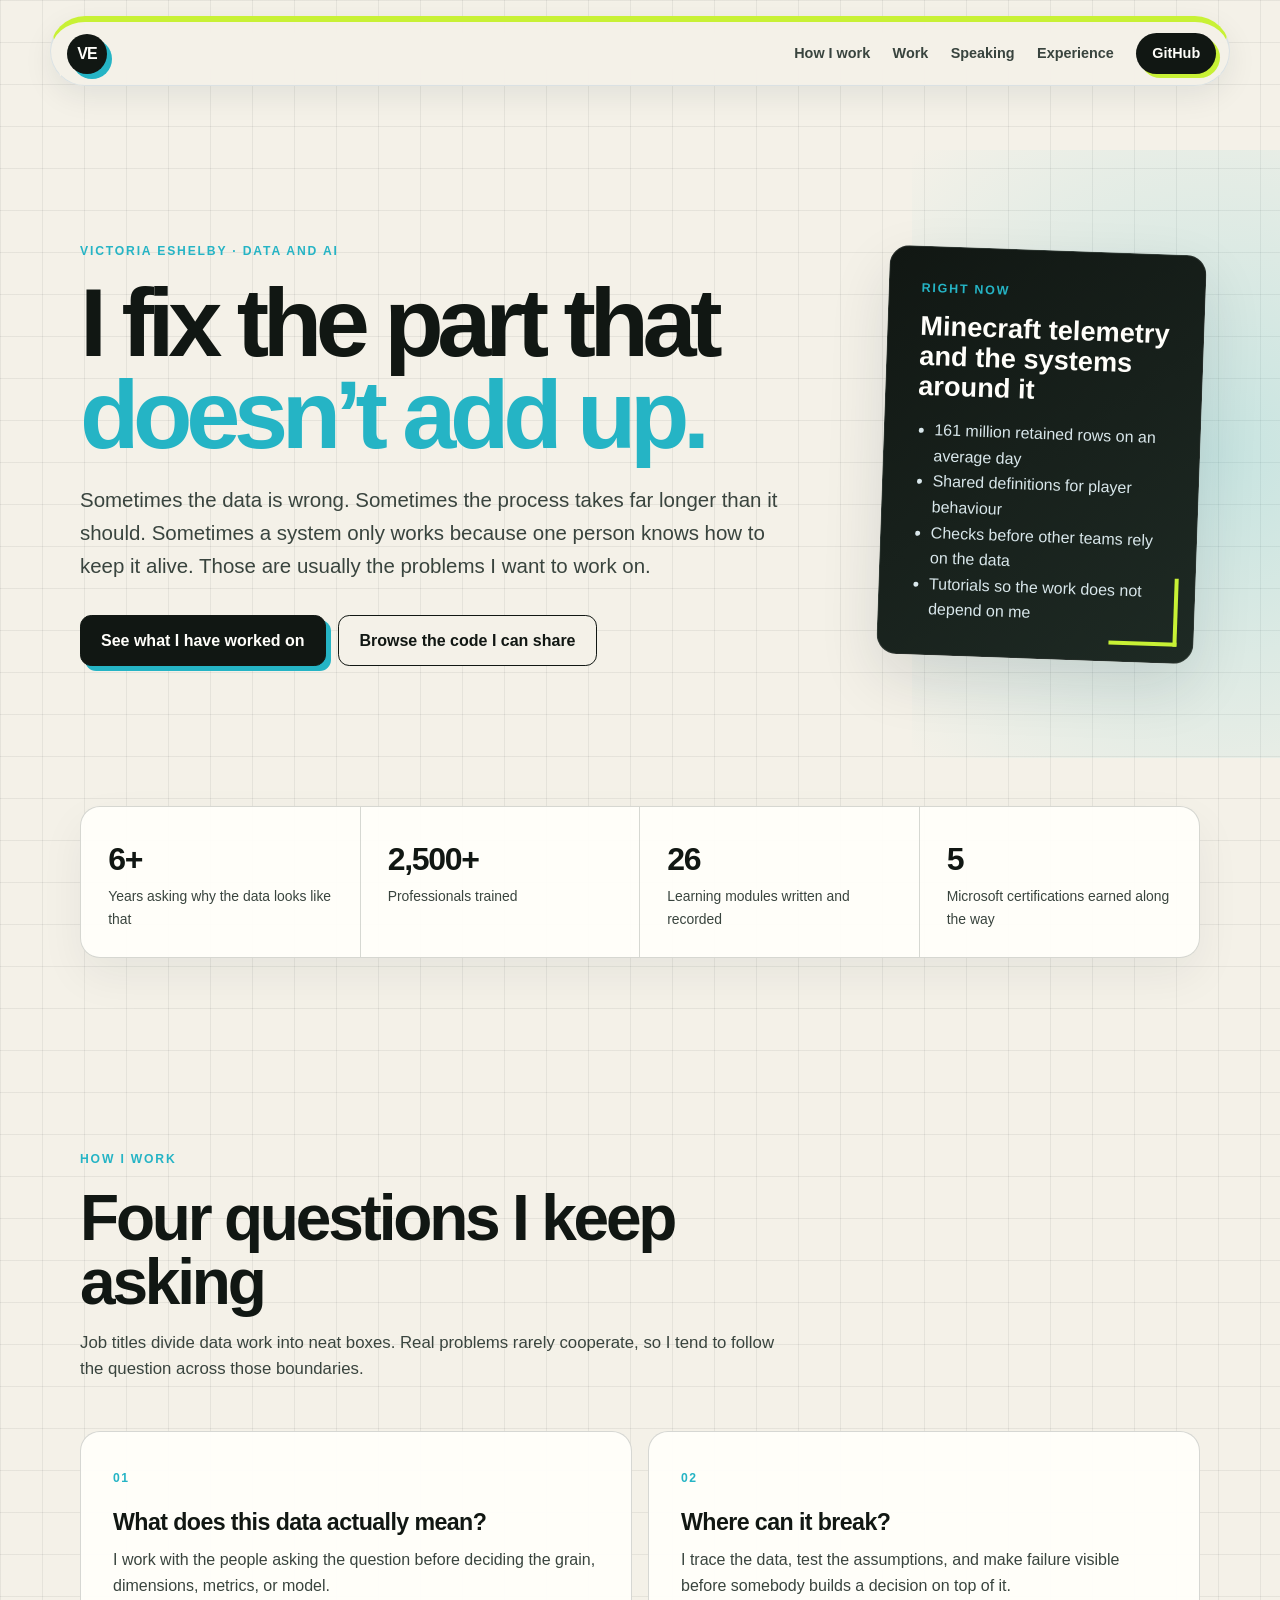
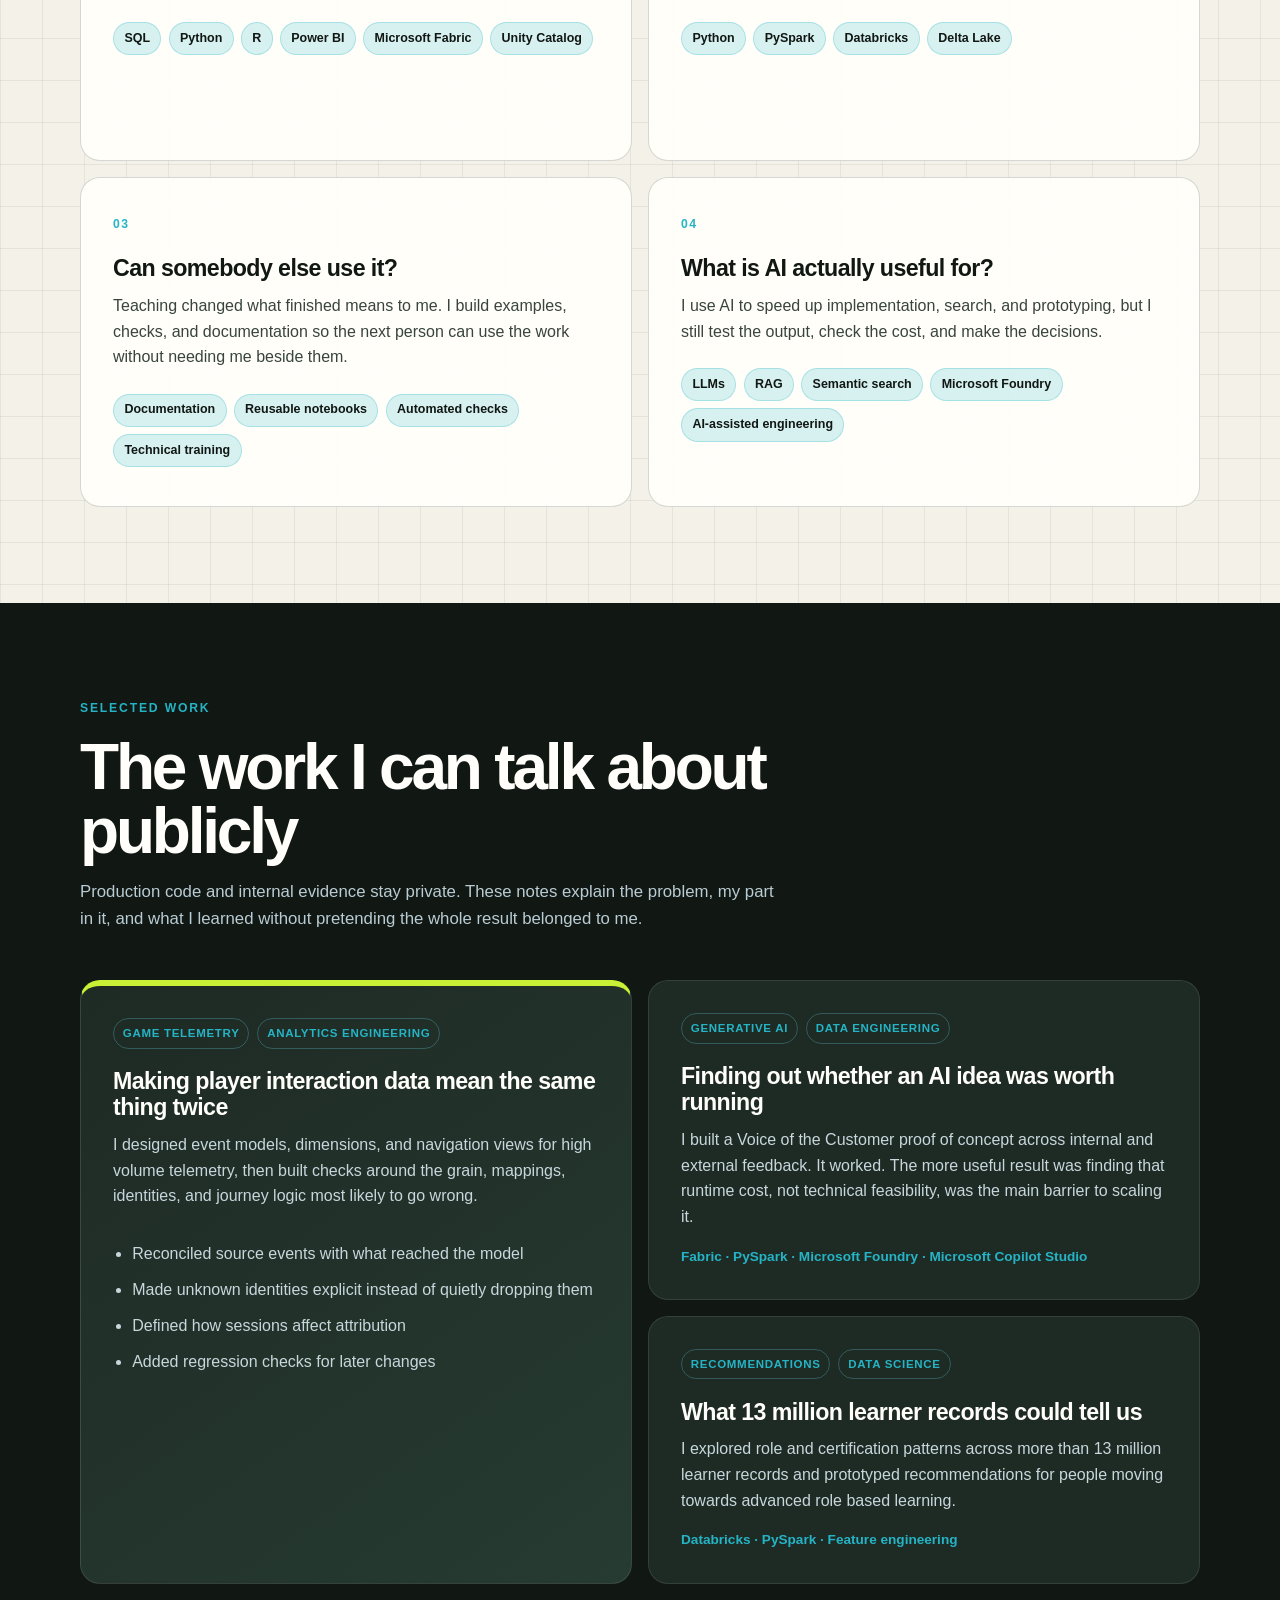
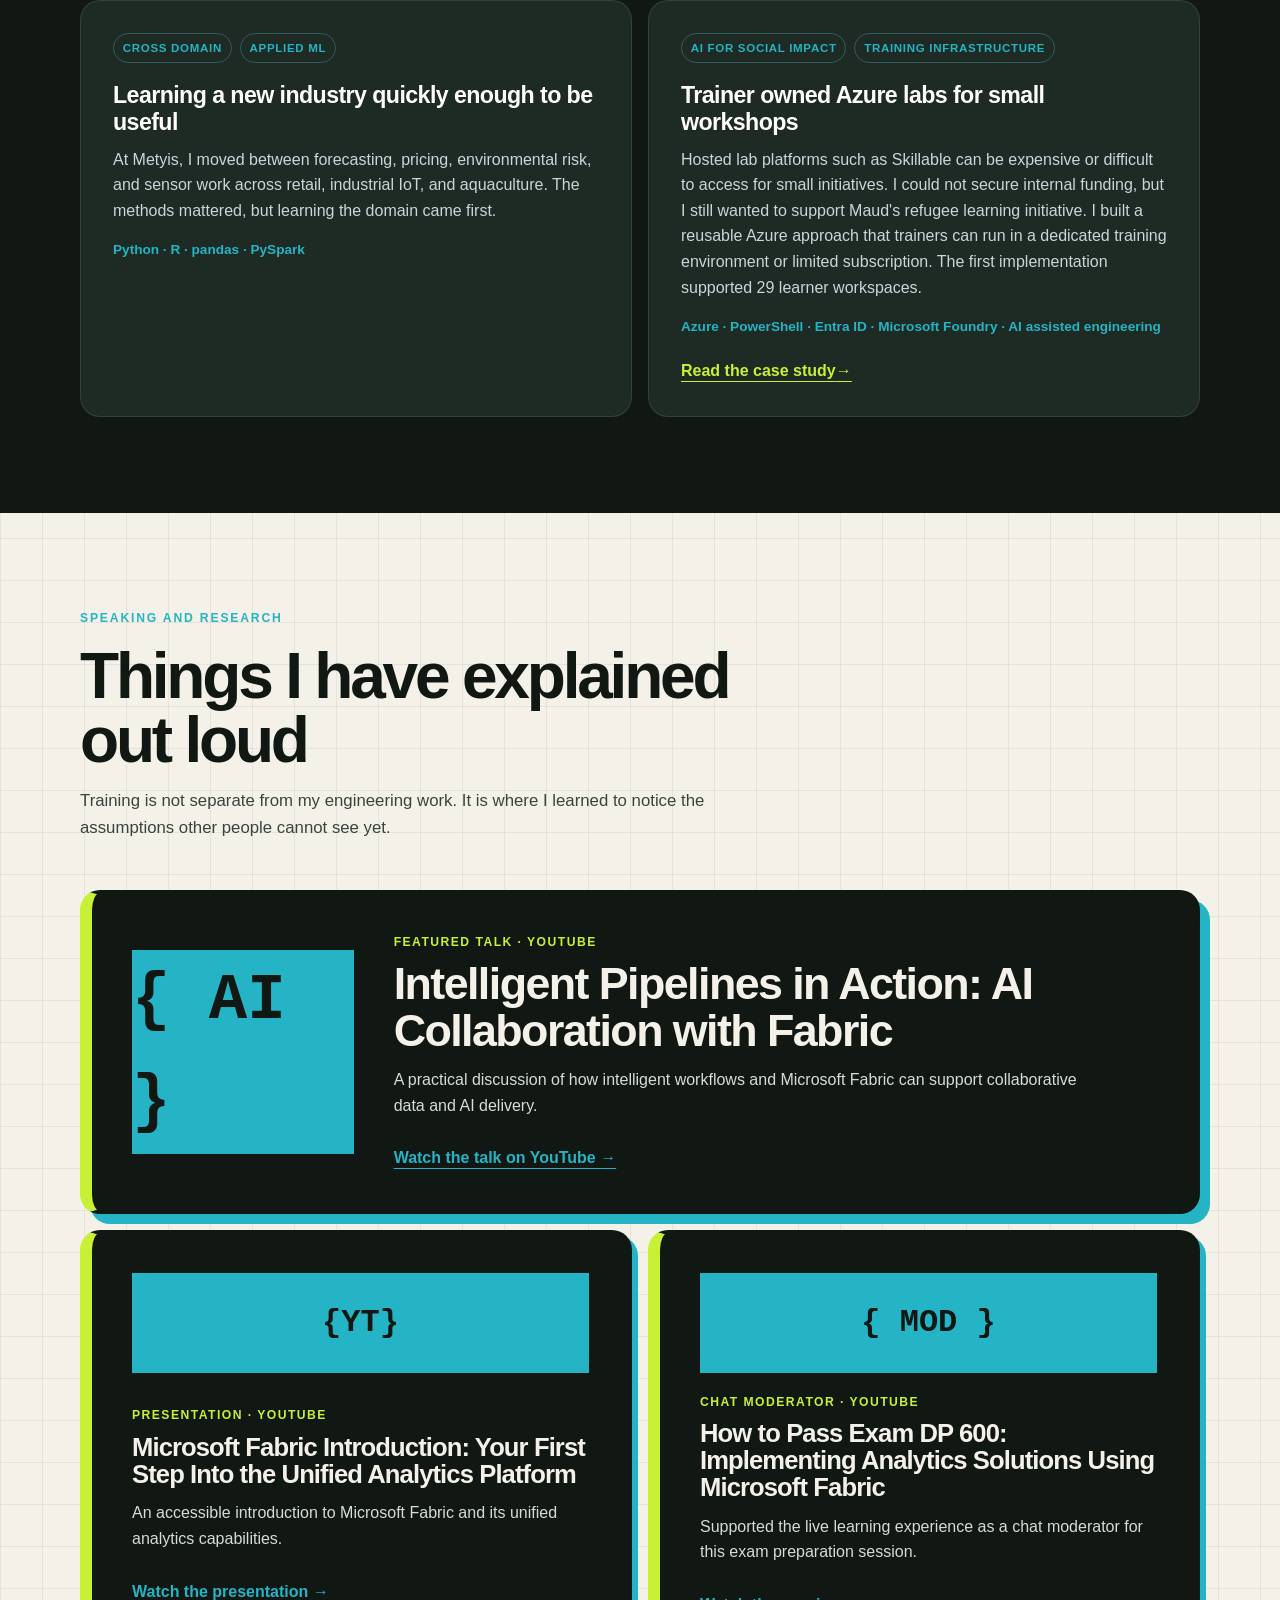
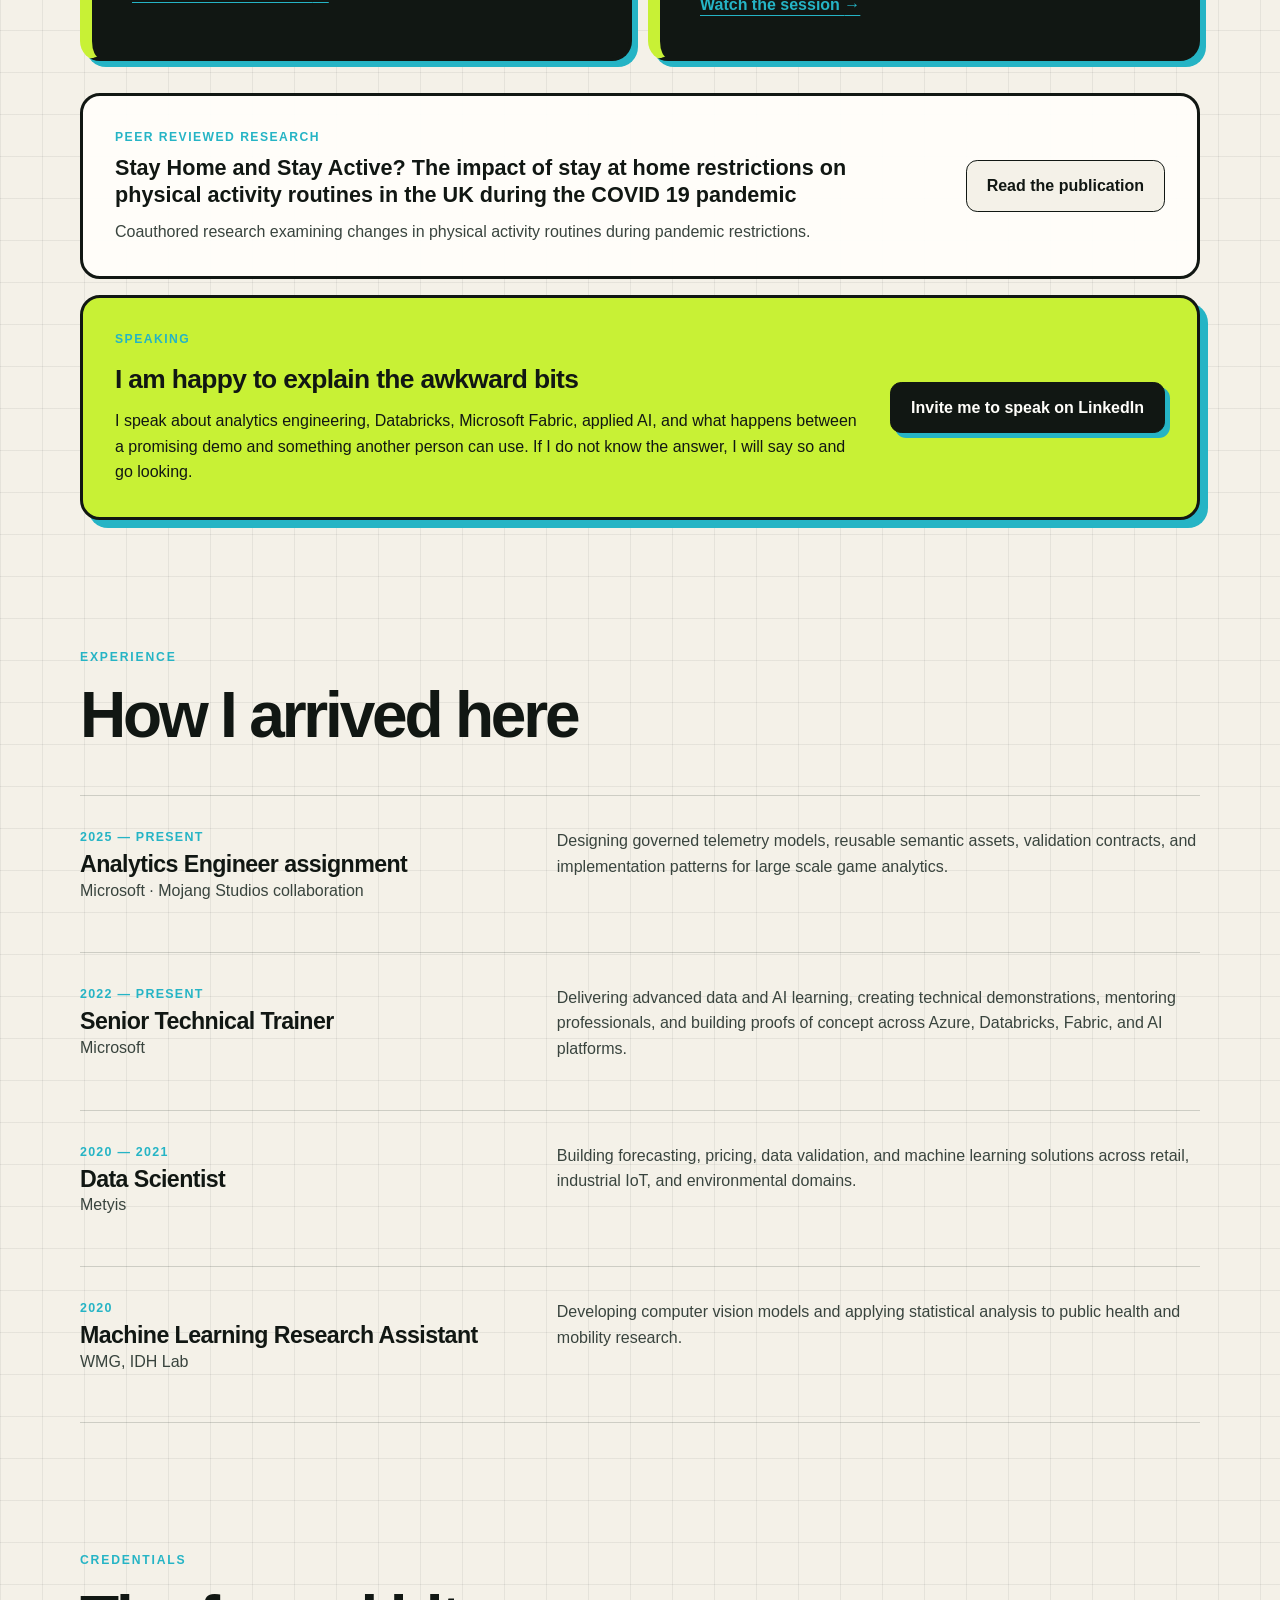
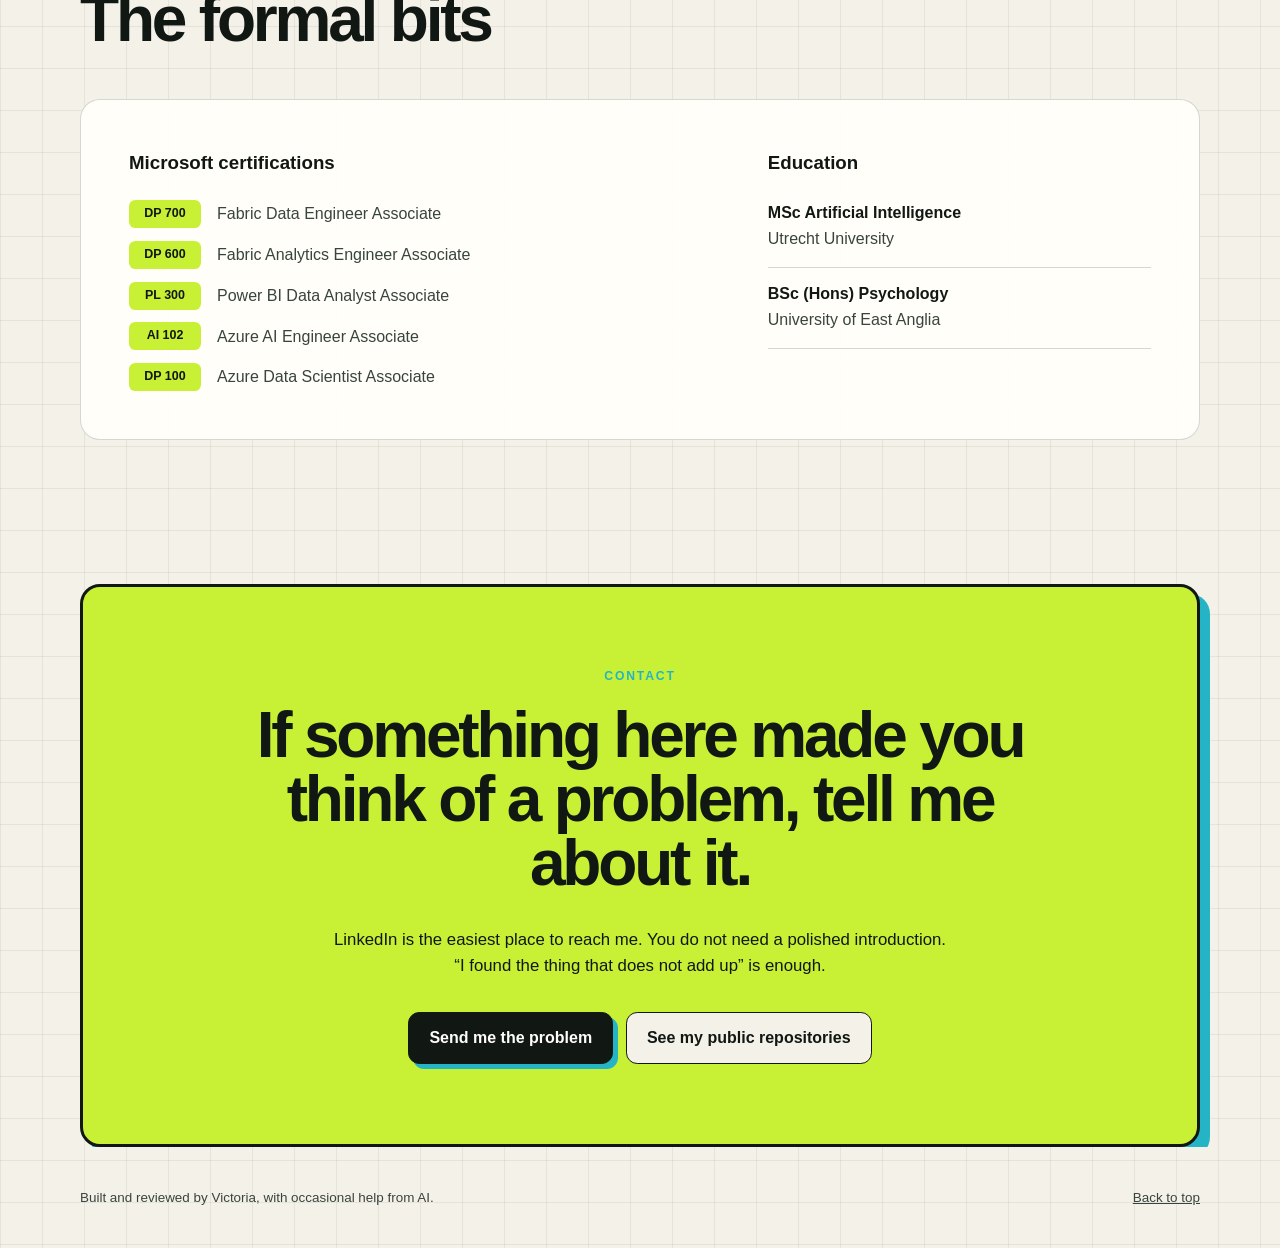
<file: index.html>
<!doctype html>
<html lang="en">
<head>
  <meta charset="utf-8">
  <meta name="viewport" content="width=device-width, initial-scale=1">
  <meta name="description" content="Data engineering, analytics engineering, and applied data science portfolio.">
  <meta name="robots" content="index, follow">
  <title>Victoria Eshelby | Data Portfolio</title>
  <link rel="stylesheet" href="styles.css">
</head>
<body>
  <a class="skip-link" href="#main-content">Skip to content</a>

  <header class="site-header">
    <a class="wordmark" href="#top" aria-label="Portfolio home">VE</a>
    <nav aria-label="Primary navigation">
      <a href="#expertise">How I work</a>
      <a href="#work">Work</a>
      <a href="#speaking">Speaking</a>
      <a href="#experience">Experience</a>
      <a class="nav-cta" href="https://github.com/VEshelbyMTT">GitHub</a>
    </nav>
  </header>

  <main id="main-content">
    <section class="hero" id="top">
      <div class="hero-copy">
        <p class="eyebrow">Victoria Eshelby · Data and AI</p>
        <h1>I fix the part that <span>doesn’t add up.</span></h1>
        <p class="hero-summary">
          Sometimes the data is wrong. Sometimes the process takes far longer than it
          should. Sometimes a system only works because one person knows how to keep it
          alive. Those are usually the problems I want to work on.
        </p>
        <div class="hero-actions">
          <a class="button button-primary" href="#work">See what I have worked on</a>
          <a class="button button-secondary" href="https://github.com/VEshelbyMTT">Browse the code I can share</a>
        </div>
      </div>

      <aside class="signal-card" aria-label="Professional focus">
        <p class="signal-label">Right now</p>
        <p class="signal-title">Minecraft telemetry and the systems around it</p>
        <ul>
          <li>161 million retained rows on an average day</li>
          <li>Shared definitions for player behaviour</li>
          <li>Checks before other teams rely on the data</li>
          <li>Tutorials so the work does not depend on me</li>
        </ul>
      </aside>
    </section>

    <section class="metrics" aria-label="Career highlights">
      <article>
        <strong>6+</strong>
        <span>Years asking why the data looks like that</span>
      </article>
      <article>
        <strong>2,500+</strong>
        <span>Professionals trained</span>
      </article>
      <article>
        <strong>26</strong>
        <span>Learning modules written and recorded</span>
      </article>
      <article>
        <strong>5</strong>
        <span>Microsoft certifications earned along the way</span>
      </article>
    </section>

    <section class="section" id="expertise">
      <div class="section-heading">
        <p class="eyebrow">How I work</p>
        <h2>Four questions I keep asking</h2>
        <p>
          Job titles divide data work into neat boxes. Real problems rarely cooperate,
          so I tend to follow the question across those boundaries.
        </p>
      </div>

      <div class="expertise-grid">
        <article class="expertise-card">
          <span class="card-index">01</span>
          <h3>What does this data actually mean?</h3>
          <p>I work with the people asking the question before deciding the grain, dimensions, metrics, or model.</p>
          <ul class="tag-list" aria-label="Analytics engineering technologies">
            <li>SQL</li>
            <li>Python</li>
            <li>R</li>
            <li>Power BI</li>
            <li>Microsoft Fabric</li>
            <li>Unity Catalog</li>
          </ul>
        </article>

        <article class="expertise-card">
          <span class="card-index">02</span>
          <h3>Where can it break?</h3>
          <p>I trace the data, test the assumptions, and make failure visible before somebody builds a decision on top of it.</p>
          <ul class="tag-list" aria-label="Data engineering technologies">
            <li>Python</li>
            <li>PySpark</li>
            <li>Databricks</li>
            <li>Delta Lake</li>
          </ul>
        </article>

        <article class="expertise-card">
          <span class="card-index">03</span>
          <h3>Can somebody else use it?</h3>
          <p>Teaching changed what finished means to me. I build examples, checks, and documentation so the next person can use the work without needing me beside them.</p>
          <ul class="tag-list" aria-label="Adoption and handover practices">
            <li>Documentation</li>
            <li>Reusable notebooks</li>
            <li>Automated checks</li>
            <li>Technical training</li>
          </ul>
        </article>

        <article class="expertise-card">
          <span class="card-index">04</span>
          <h3>What is AI actually useful for?</h3>
          <p>I use AI to speed up implementation, search, and prototyping, but I still test the output, check the cost, and make the decisions.</p>
          <ul class="tag-list" aria-label="AI engineering technologies">
            <li>LLMs</li>
            <li>RAG</li>
            <li>Semantic search</li>
            <li>Microsoft Foundry</li>
            <li>AI-assisted engineering</li>
          </ul>
        </article>
      </div>
    </section>

    <section class="section section-dark" id="work">
      <div class="section-heading">
        <p class="eyebrow">Selected work</p>
        <h2>The work I can talk about publicly</h2>
        <p>
          Production code and internal evidence stay private. These notes explain the
          problem, my part in it, and what I learned without pretending the whole result
          belonged to me.
        </p>
      </div>

      <div class="work-grid">
        <article class="work-card work-card-featured">
          <div class="work-meta">
            <span>Game telemetry</span>
            <span>Analytics engineering</span>
          </div>
          <h3>Making player interaction data mean the same thing twice</h3>
          <p>
            I designed event models, dimensions, and navigation views for high volume
            telemetry, then built checks around the grain, mappings, identities, and
            journey logic most likely to go wrong.
          </p>
          <ul class="outcome-list">
            <li>Reconciled source events with what reached the model</li>
            <li>Made unknown identities explicit instead of quietly dropping them</li>
            <li>Defined how sessions affect attribution</li>
            <li>Added regression checks for later changes</li>
          </ul>
        </article>

        <article class="work-card">
          <div class="work-meta">
            <span>Generative AI</span>
            <span>Data engineering</span>
          </div>
          <h3>Finding out whether an AI idea was worth running</h3>
          <p>
            I built a Voice of the Customer proof of concept across internal and external
            feedback. It worked. The more useful result was finding that runtime cost, not
            technical feasibility, was the main barrier to scaling it.
          </p>
          <p class="stack">Fabric · PySpark · Microsoft Foundry · Microsoft Copilot Studio</p>
        </article>

        <article class="work-card">
          <div class="work-meta">
            <span>Recommendations</span>
            <span>Data science</span>
          </div>
          <h3>What 13 million learner records could tell us</h3>
          <p>
            I explored role and certification patterns across more than 13 million
            learner records and prototyped recommendations for people moving towards
            advanced role based learning.
          </p>
          <p class="stack">Databricks · PySpark · Feature engineering</p>
        </article>

        <article class="work-card">
          <div class="work-meta">
            <span>Cross domain</span>
            <span>Applied ML</span>
          </div>
          <h3>Learning a new industry quickly enough to be useful</h3>
          <p>
            At Metyis, I moved between forecasting, pricing, environmental risk, and
            sensor work across retail, industrial IoT, and aquaculture. The methods
            mattered, but learning the domain came first.
          </p>
          <p class="stack">Python · R · pandas · PySpark</p>
        </article>

        <article class="work-card">
          <div class="work-meta">
            <span>AI for social impact</span>
            <span>Training infrastructure</span>
          </div>
          <h3>Trainer owned Azure labs for small workshops</h3>
          <p>
            Hosted lab platforms such as Skillable can be expensive or difficult to access
            for small initiatives. I could not secure internal funding, but I still wanted to
            support Maud's refugee learning initiative. I built a reusable Azure approach that
            trainers can run in a dedicated training environment or limited subscription. The
            first implementation supported 29 learner workspaces.
          </p>
          <p class="stack">Azure · PowerShell · Entra ID · Microsoft Foundry · AI assisted engineering</p>
          <a class="text-link" href="ai901-refugee-labs.html">Read the case study <span aria-hidden="true">→</span></a>
        </article>
      </div>
    </section>

    <section class="section speaking" id="speaking">
      <div class="section-heading">
        <p class="eyebrow">Speaking and research</p>
        <h2>Things I have explained out loud</h2>
        <p>
          Training is not separate from my engineering work. It is where I learned to
          notice the assumptions other people cannot see yet.
        </p>
      </div>

      <div class="talk-grid">
        <article class="talk-card talk-card-featured">
          <div class="talk-mark" aria-hidden="true">
            <span>{ AI }</span>
          </div>
          <div>
            <p class="talk-platform">Featured talk · YouTube</p>
            <h3>Intelligent Pipelines in Action: AI Collaboration with Fabric</h3>
            <p>
              A practical discussion of how intelligent workflows and Microsoft Fabric
              can support collaborative data and AI delivery.
            </p>
            <a class="text-link" href="https://www.youtube.com/watch?v=vbcwJQeMStk">Watch the talk on YouTube <span aria-hidden="true">→</span></a>
          </div>
        </article>

        <article class="talk-card talk-card-compact">
          <div class="talk-mark" aria-hidden="true">
            <span>{YT}</span>
          </div>
          <div>
            <p class="talk-platform">Presentation · YouTube</p>
            <h3>Microsoft Fabric Introduction: Your First Step Into the Unified Analytics Platform</h3>
            <p>An accessible introduction to Microsoft Fabric and its unified analytics capabilities.</p>
            <a class="text-link" href="https://www.youtube.com/watch?v=mtTZBhgozrE">Watch the presentation <span aria-hidden="true">→</span></a>
          </div>
        </article>

        <article class="talk-card talk-card-compact">
          <div class="talk-mark" aria-hidden="true">
            <span>{ MOD }</span>
          </div>
          <div>
            <p class="talk-platform">Chat moderator · YouTube</p>
            <h3>How to Pass Exam DP 600: Implementing Analytics Solutions Using Microsoft Fabric</h3>
            <p>Supported the live learning experience as a chat moderator for this exam preparation session.</p>
            <a class="text-link" href="https://www.youtube.com/watch?v=Ub9tGT0Bt-c">Watch the session <span aria-hidden="true">→</span></a>
          </div>
        </article>
      </div>

      <article class="publication-card">
        <div>
          <p class="publication-label">Peer reviewed research</p>
          <h3>Stay Home and Stay Active? The impact of stay at home restrictions on physical activity routines in the UK during the COVID 19 pandemic</h3>
          <p>Coauthored research examining changes in physical activity routines during pandemic restrictions.</p>
        </div>
        <a class="button button-secondary" href="https://pure-oai.bham.ac.uk/ws/portalfiles/portal/232445421/Stay_home_and_stay_active_The_impact_of_stay-at-home_restrictions_on_physical_activity_routines_in_the_UK_during_the_COVID-19_pandemic.pdf">Read the publication</a>
      </article>

      <aside class="speaker-cta">
        <div>
          <p class="publication-label">Speaking</p>
          <h3>I am happy to explain the awkward bits</h3>
          <p>
            I speak about analytics engineering, Databricks, Microsoft Fabric, applied
            AI, and what happens between a promising demo and something another person
            can use. If I do not know the answer, I will say so and go looking.
          </p>
        </div>
        <a class="button button-primary" href="https://www.linkedin.com/in/victoria-eshelby/">Invite me to speak on LinkedIn</a>
      </aside>
    </section>

    <section class="section" id="experience">
      <div class="section-heading">
        <p class="eyebrow">Experience</p>
        <h2>How I arrived here</h2>
      </div>

      <div class="timeline">
        <article class="timeline-item">
          <div>
            <p class="timeline-date">2025 — Present</p>
            <h3>Analytics Engineer assignment</h3>
            <p class="organization">Microsoft · Mojang Studios collaboration</p>
          </div>
          <p>
            Designing governed telemetry models, reusable semantic assets, validation
            contracts, and implementation patterns for large scale game analytics.
          </p>
        </article>

        <article class="timeline-item">
          <div>
            <p class="timeline-date">2022 — Present</p>
            <h3>Senior Technical Trainer</h3>
            <p class="organization">Microsoft</p>
          </div>
          <p>
            Delivering advanced data and AI learning, creating technical demonstrations,
            mentoring professionals, and building proofs of concept across Azure,
            Databricks, Fabric, and AI platforms.
          </p>
        </article>

        <article class="timeline-item">
          <div>
            <p class="timeline-date">2020 — 2021</p>
            <h3>Data Scientist</h3>
            <p class="organization">Metyis</p>
          </div>
          <p>
            Building forecasting, pricing, data validation, and machine learning
            solutions across retail, industrial IoT, and environmental domains.
          </p>
        </article>

        <article class="timeline-item">
          <div>
            <p class="timeline-date">2020</p>
            <h3>Machine Learning Research Assistant</h3>
            <p class="organization">WMG, IDH Lab</p>
          </div>
          <p>
            Developing computer vision models and applying statistical analysis to
            public health and mobility research.
          </p>
        </article>
      </div>
    </section>

    <section class="section credentials">
      <div class="section-heading">
        <p class="eyebrow">Credentials</p>
        <h2>The formal bits</h2>
      </div>

      <div class="credentials-layout">
        <div>
          <h3>Microsoft certifications</h3>
          <ul class="credential-list">
            <li><span>DP 700</span> Fabric Data Engineer Associate</li>
            <li><span>DP 600</span> Fabric Analytics Engineer Associate</li>
            <li><span>PL 300</span> Power BI Data Analyst Associate</li>
            <li><span>AI 102</span> Azure AI Engineer Associate</li>
            <li><span>DP 100</span> Azure Data Scientist Associate</li>
          </ul>
        </div>
        <div>
          <h3>Education</h3>
          <ul class="education-list">
            <li>
              <strong>MSc Artificial Intelligence</strong>
              <span>Utrecht University</span>
            </li>
            <li>
              <strong>BSc (Hons) Psychology</strong>
              <span>University of East Anglia</span>
            </li>
          </ul>
        </div>
      </div>
    </section>

    <section class="closing">
      <p class="eyebrow">Contact</p>
      <h2>If something here made you think of a problem, tell me about it.</h2>
      <p class="closing-copy">
        LinkedIn is the easiest place to reach me. You do not need a polished introduction.
        “I found the thing that does not add up” is enough.
      </p>
      <div class="hero-actions closing-actions">
        <a class="button button-primary" href="https://www.linkedin.com/in/victoria-eshelby-4b489487">Send me the problem</a>
        <a class="button button-secondary" href="https://github.com/VEshelbyMTT">See my public repositories</a>
      </div>
    </section>
  </main>

  <footer>
    <p>Built and reviewed by Victoria, with occasional help from AI.</p>
    <a href="#top">Back to top</a>
  </footer>
</body>
</html>
</file>
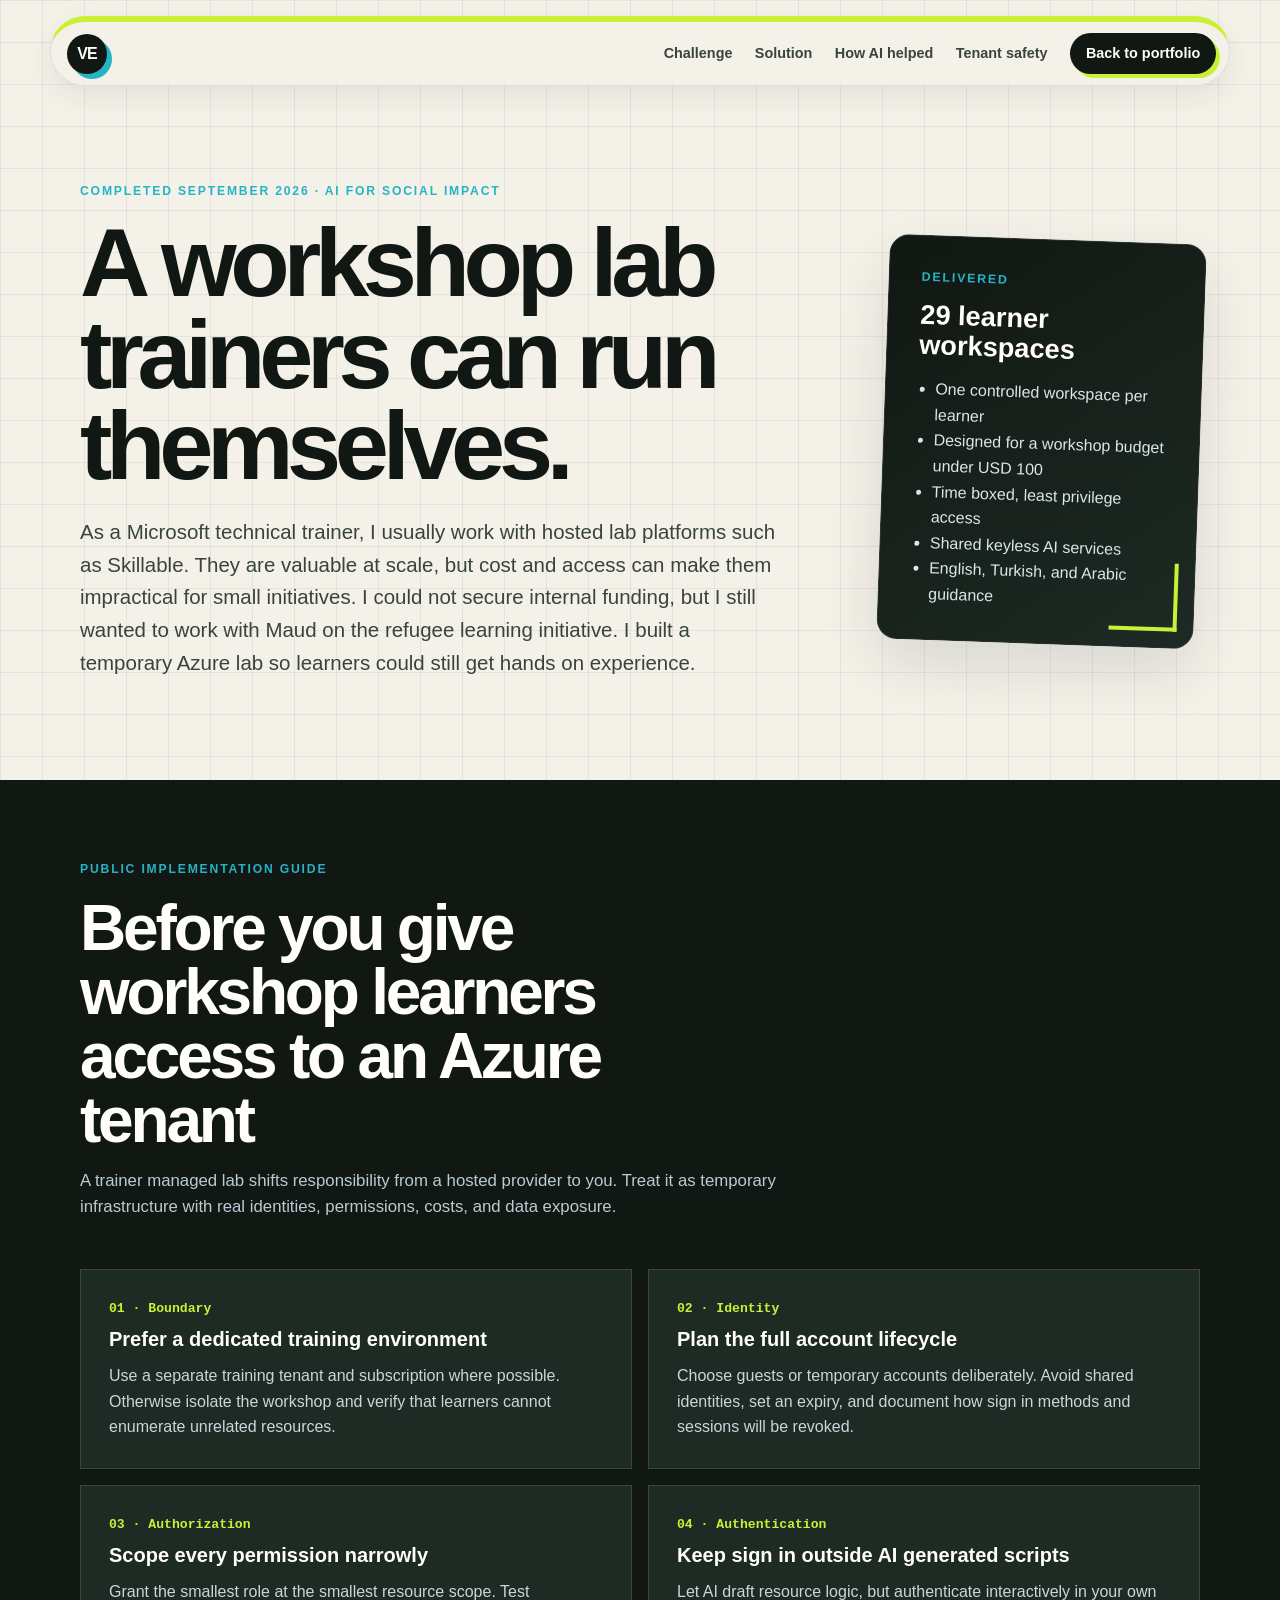
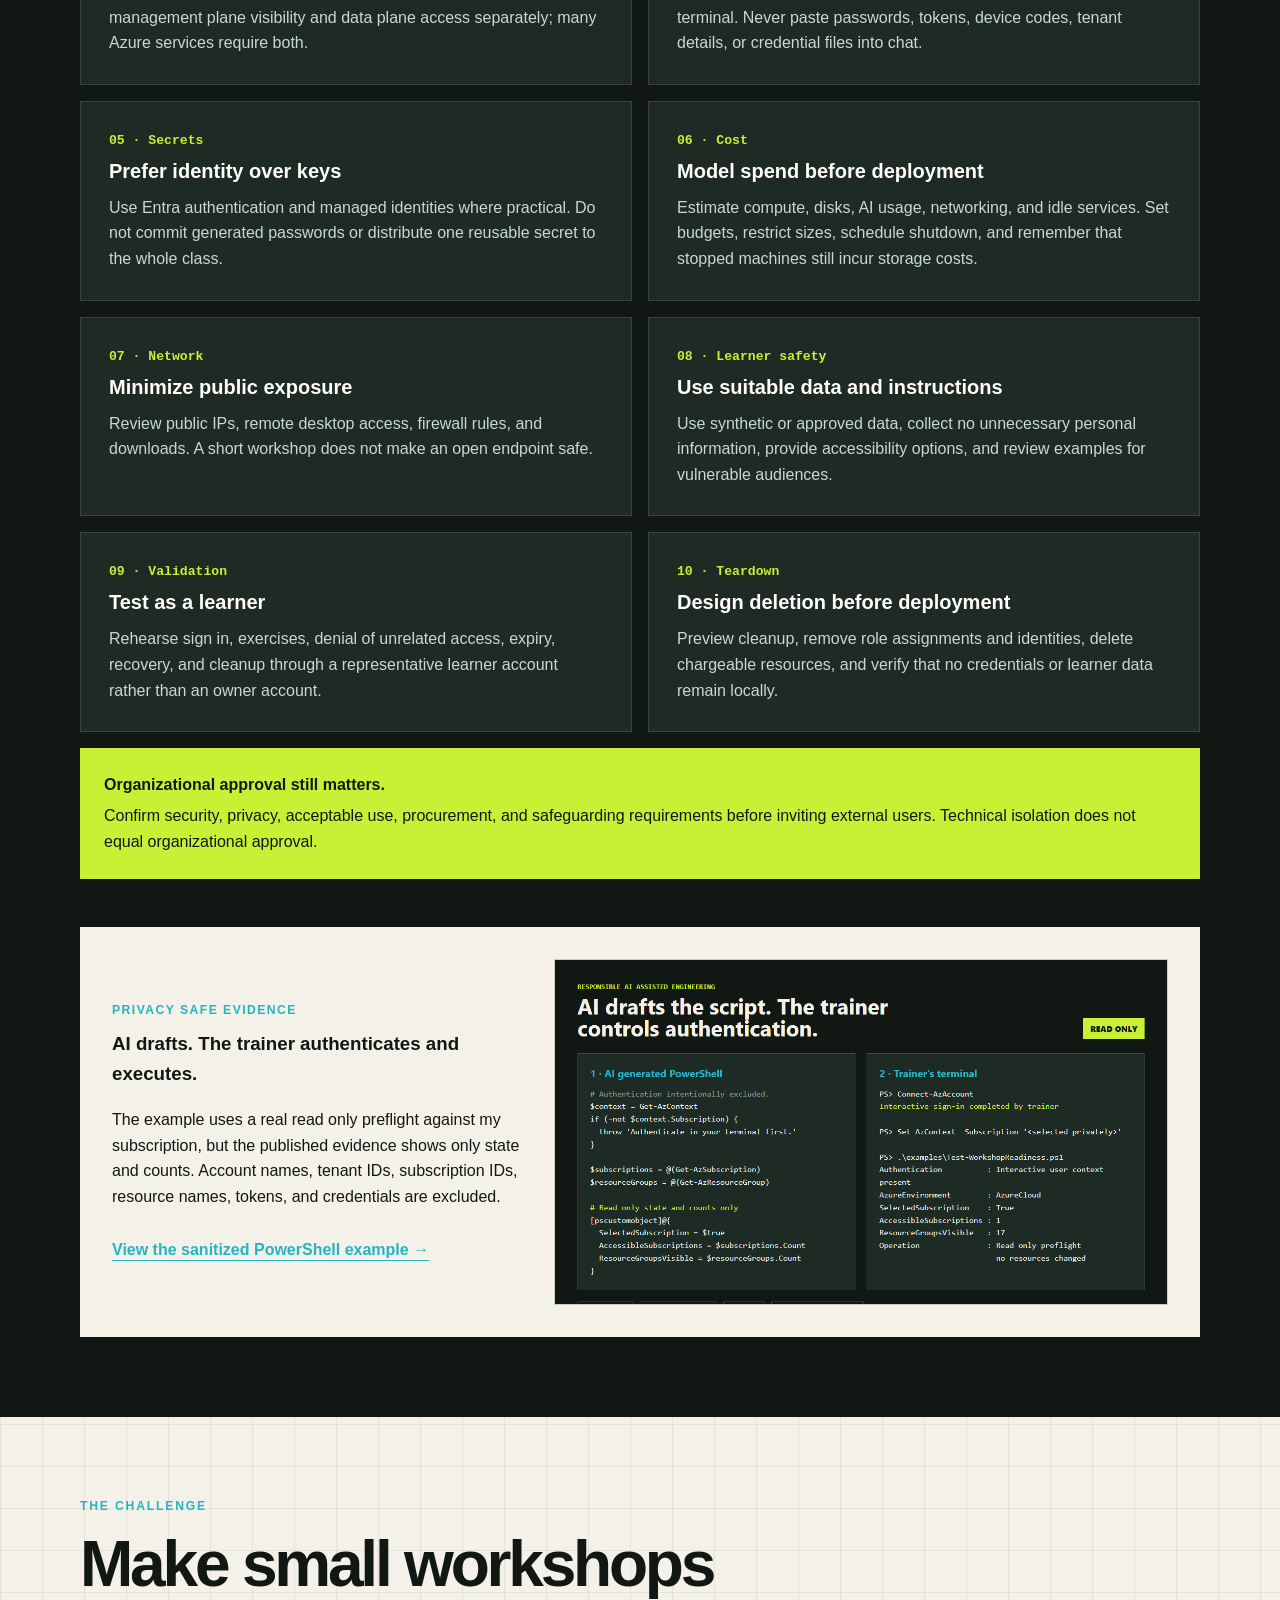
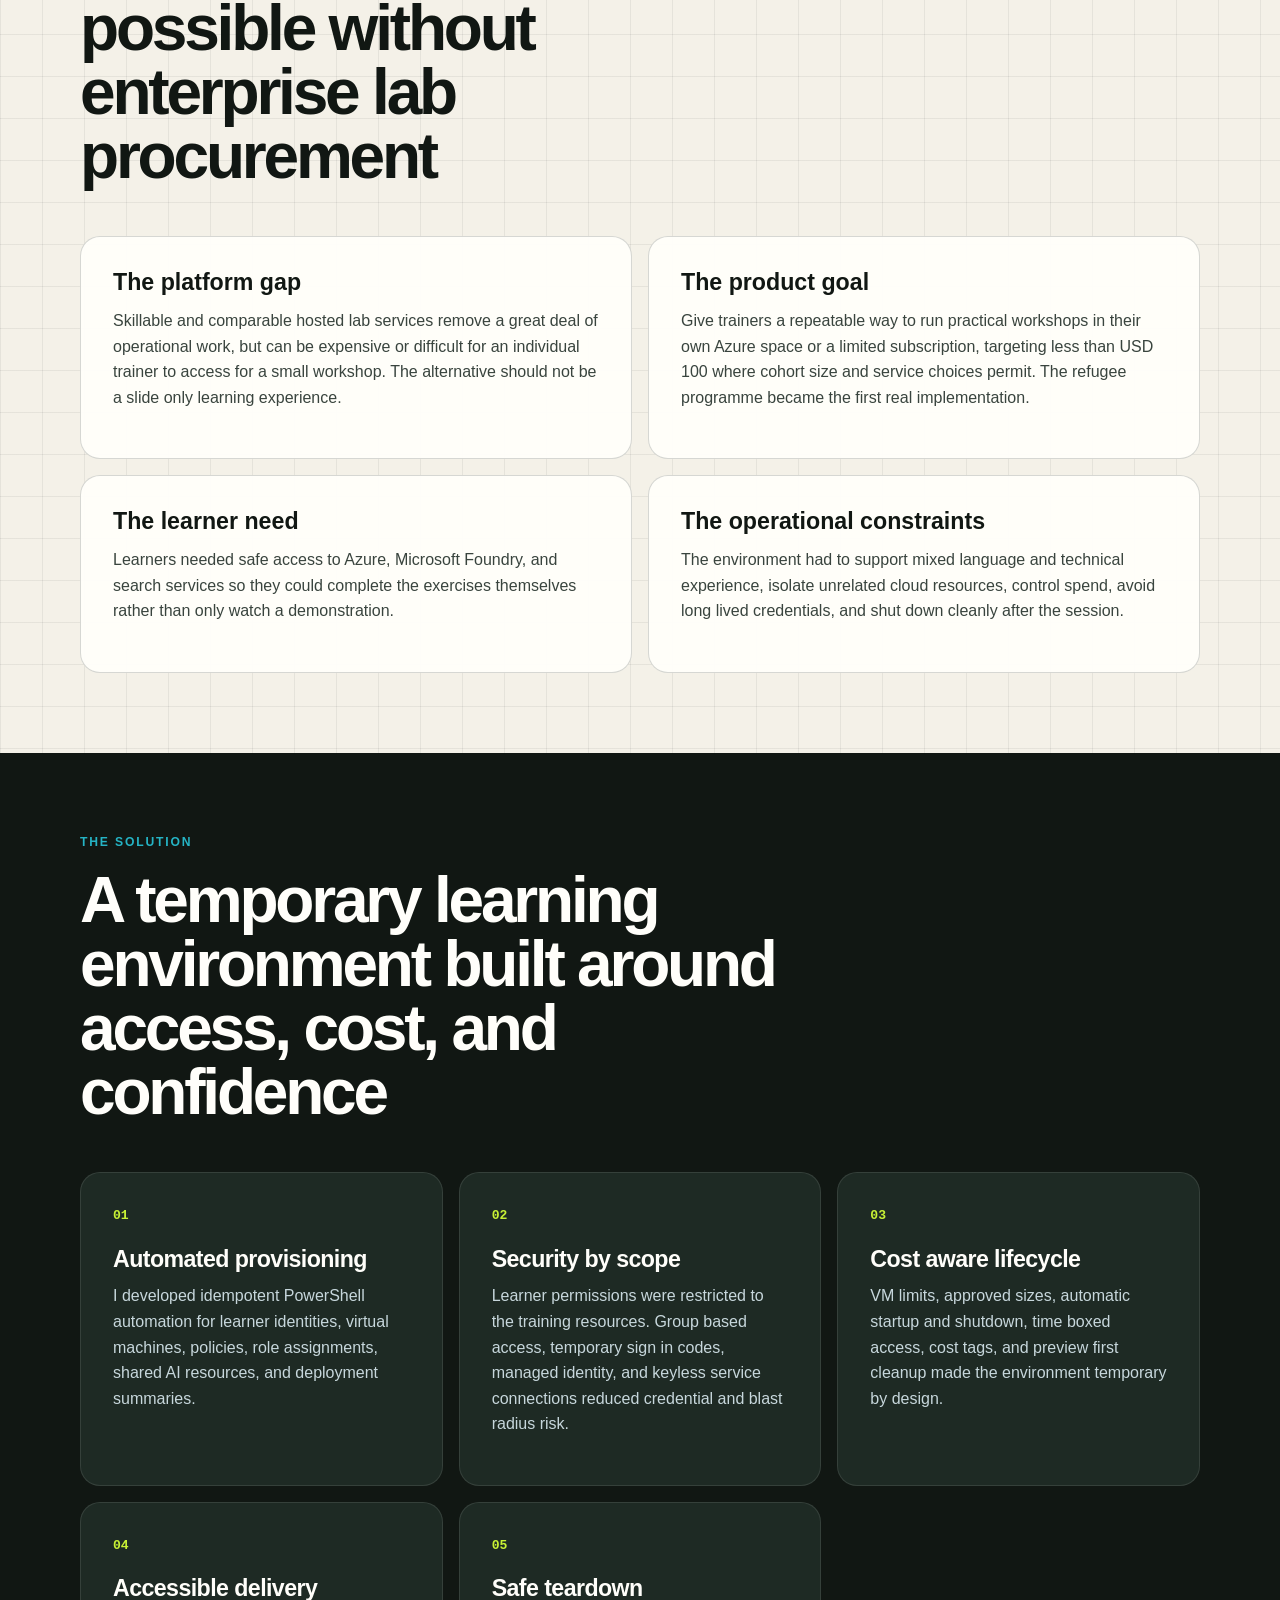
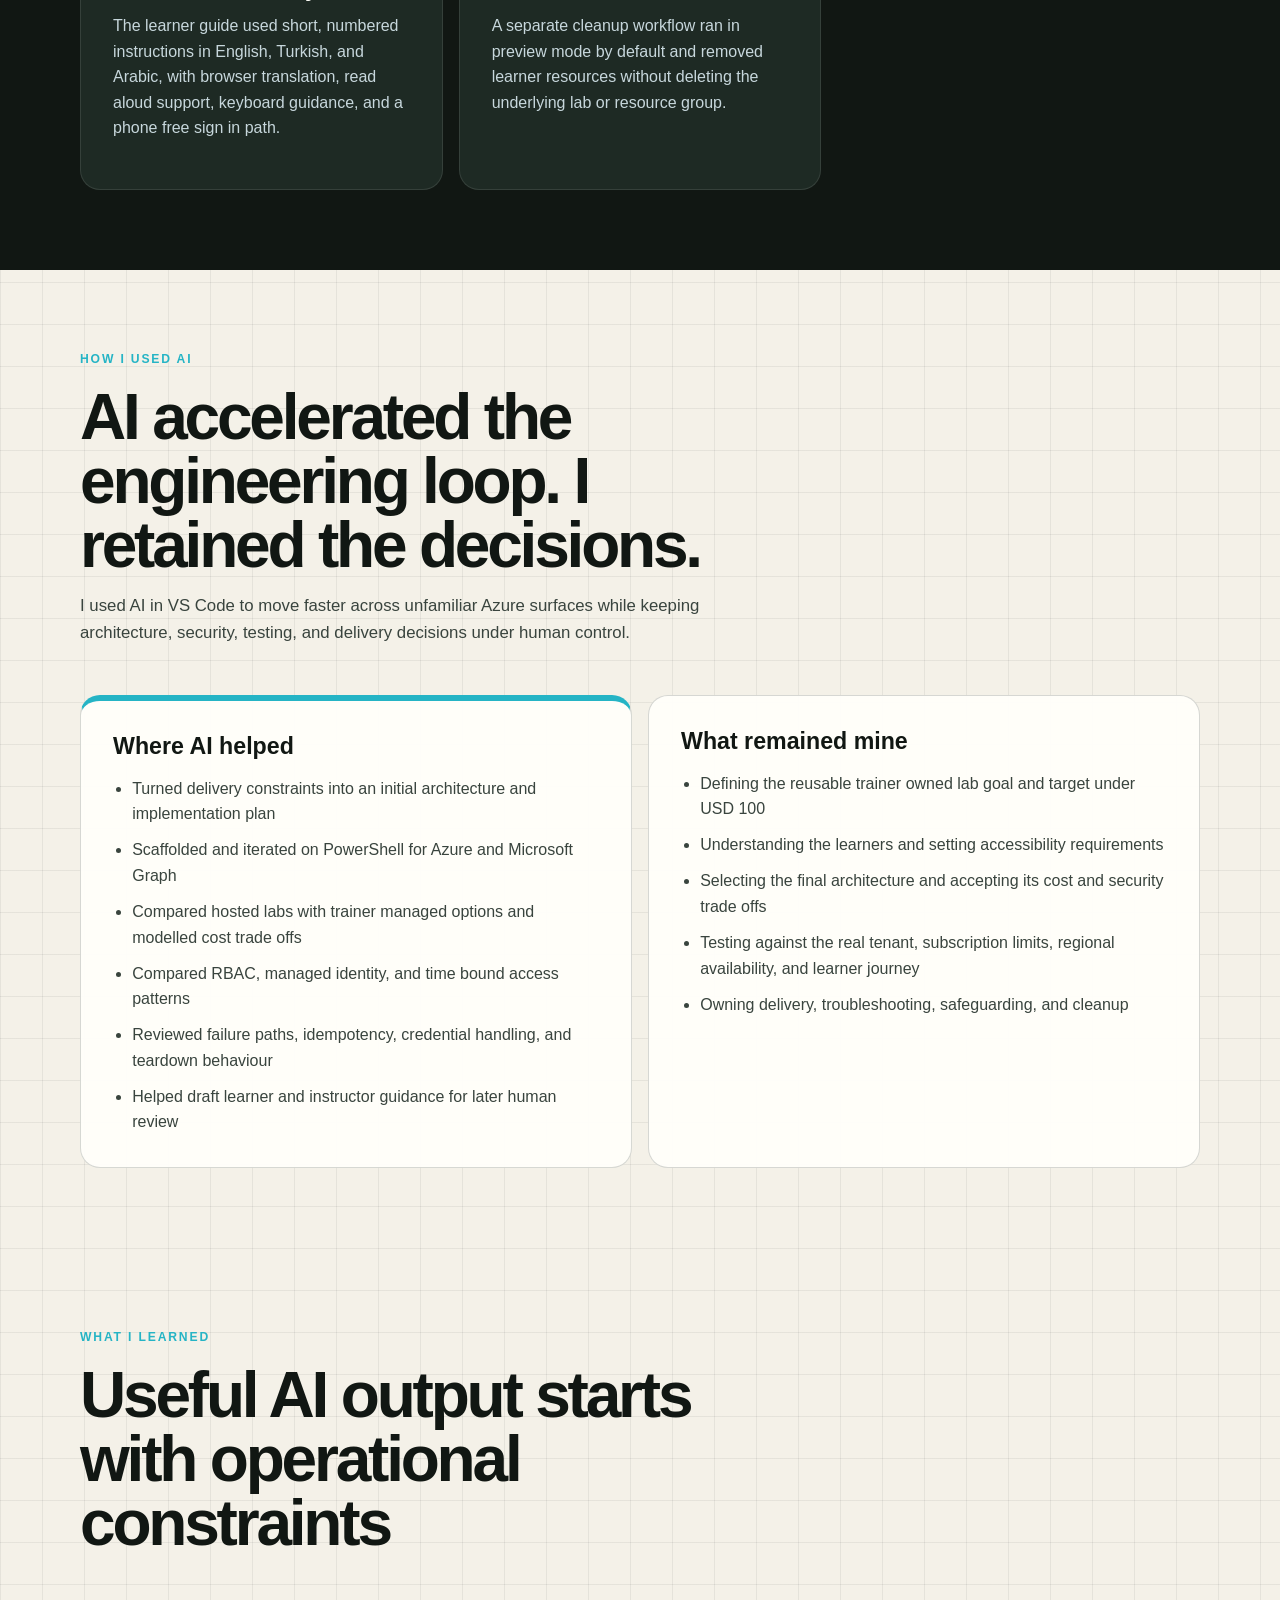
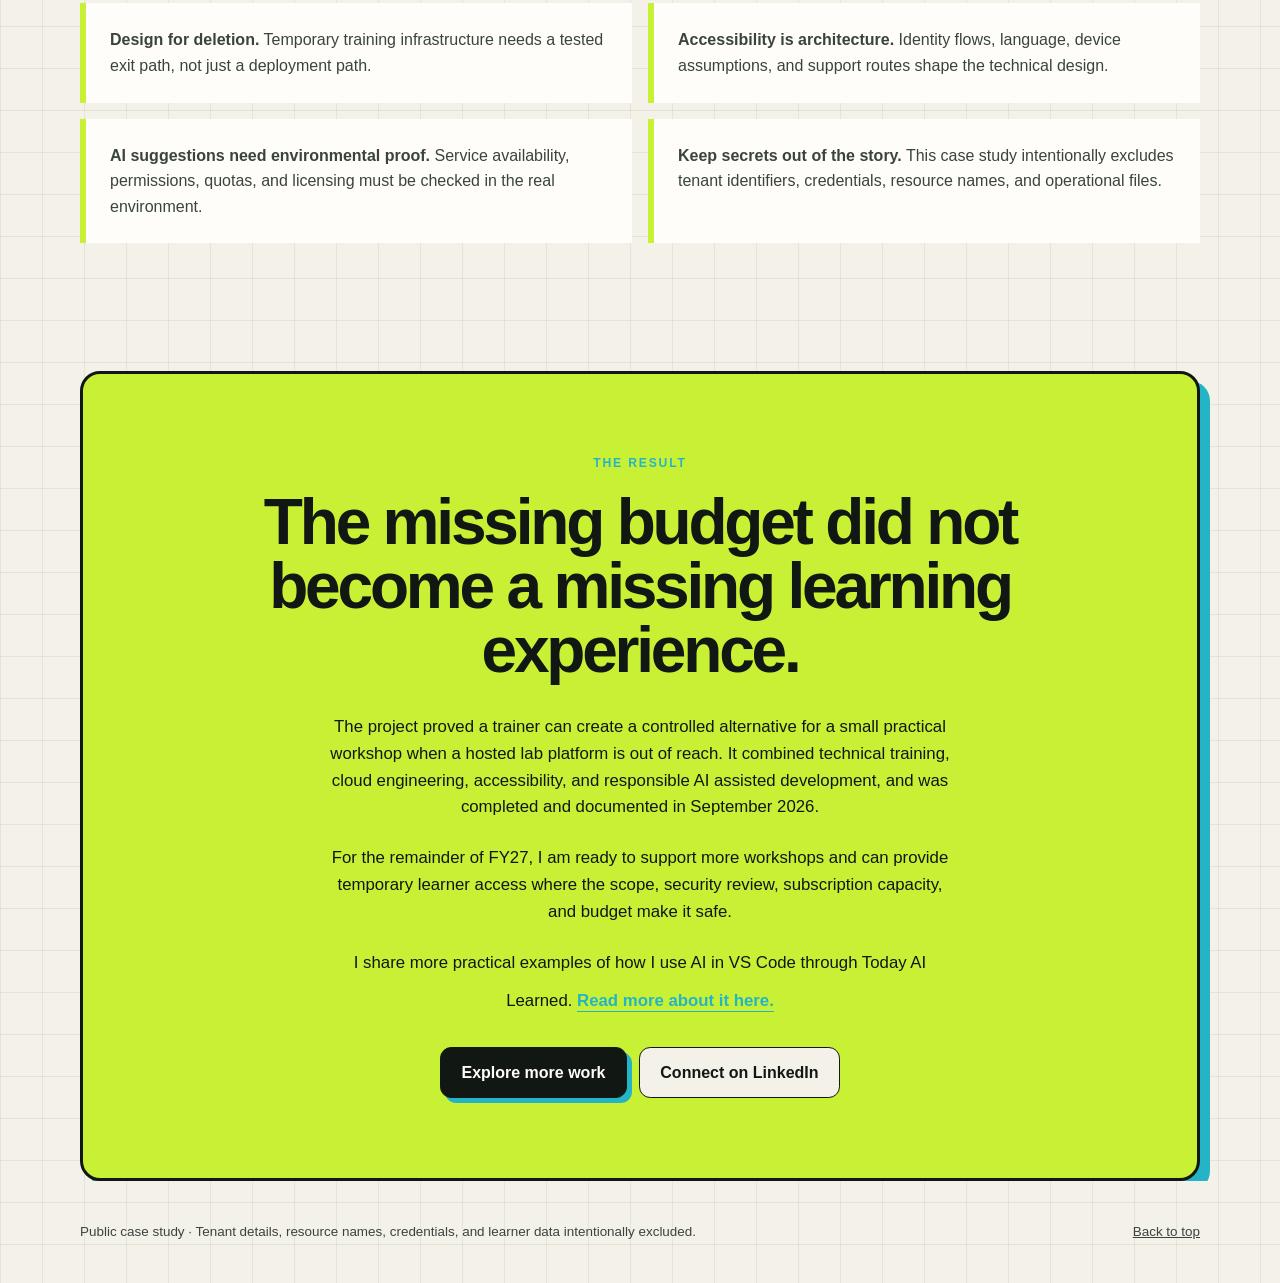
<file: ai901-refugee-labs.html>
<!doctype html>
<html lang="en">
<head>
  <meta charset="utf-8">
  <meta name="viewport" content="width=device-width, initial-scale=1">
  <meta name="description" content="How Victoria Eshelby built secure, cost controlled Azure AI labs for refugee learners with AI assisted engineering.">
  <meta name="robots" content="index, follow">
  <title>AI-901 Refugee Labs | Victoria Eshelby</title>
  <link rel="stylesheet" href="styles.css">
</head>
<body>
  <a class="skip-link" href="#main-content">Skip to content</a>

  <header class="site-header">
    <a class="wordmark" href="index.html" aria-label="Portfolio home">VE</a>
    <nav aria-label="Case study navigation">
      <a href="#challenge">Challenge</a>
      <a href="#solution">Solution</a>
      <a href="#ai">How AI helped</a>
      <a href="#tenant-safety">Tenant safety</a>
      <a class="nav-cta" href="index.html#work">Back to portfolio</a>
    </nav>
  </header>

  <main id="main-content">
    <section class="case-hero">
      <div>
        <p class="eyebrow">Completed September 2026 · AI for social impact</p>
        <h1>A workshop lab trainers can run themselves.</h1>
        <p class="hero-summary">
          As a Microsoft technical trainer, I usually work with hosted lab platforms such as
          Skillable. They are valuable at scale, but cost and access can make them impractical
          for small initiatives. I could not secure internal funding, but I still wanted to work
          with Maud on the refugee learning initiative. I built a temporary Azure lab so learners
          could still get hands on experience.
        </p>
      </div>
      <aside class="signal-card" aria-label="Project results">
        <p class="signal-label">Delivered</p>
        <p class="signal-title">29 learner workspaces</p>
        <ul>
          <li>One controlled workspace per learner</li>
          <li>Designed for a workshop budget under USD 100</li>
          <li>Time boxed, least privilege access</li>
          <li>Shared keyless AI services</li>
          <li>English, Turkish, and Arabic guidance</li>
        </ul>
      </aside>
    </section>

    <section class="section section-dark case-section" id="tenant-safety">
      <div class="section-heading">
        <p class="eyebrow">Public implementation guide</p>
        <h2>Before you give workshop learners access to an Azure tenant</h2>
        <p>
          A trainer managed lab shifts responsibility from a hosted provider to you. Treat it as
          temporary infrastructure with real identities, permissions, costs, and data exposure.
        </p>
      </div>

      <div class="safety-grid">
        <article class="safety-item">
          <p class="case-number">01 · Boundary</p>
          <h3>Prefer a dedicated training environment</h3>
          <p>Use a separate training tenant and subscription where possible. Otherwise isolate the workshop and verify that learners cannot enumerate unrelated resources.</p>
        </article>
        <article class="safety-item">
          <p class="case-number">02 · Identity</p>
          <h3>Plan the full account lifecycle</h3>
          <p>Choose guests or temporary accounts deliberately. Avoid shared identities, set an expiry, and document how sign in methods and sessions will be revoked.</p>
        </article>
        <article class="safety-item">
          <p class="case-number">03 · Authorization</p>
          <h3>Scope every permission narrowly</h3>
          <p>Grant the smallest role at the smallest resource scope. Test management plane visibility and data plane access separately; many Azure services require both.</p>
        </article>
        <article class="safety-item">
          <p class="case-number">04 · Authentication</p>
          <h3>Keep sign in outside AI generated scripts</h3>
          <p>Let AI draft resource logic, but authenticate interactively in your own terminal. Never paste passwords, tokens, device codes, tenant details, or credential files into chat.</p>
        </article>
        <article class="safety-item">
          <p class="case-number">05 · Secrets</p>
          <h3>Prefer identity over keys</h3>
          <p>Use Entra authentication and managed identities where practical. Do not commit generated passwords or distribute one reusable secret to the whole class.</p>
        </article>
        <article class="safety-item">
          <p class="case-number">06 · Cost</p>
          <h3>Model spend before deployment</h3>
          <p>Estimate compute, disks, AI usage, networking, and idle services. Set budgets, restrict sizes, schedule shutdown, and remember that stopped machines still incur storage costs.</p>
        </article>
        <article class="safety-item">
          <p class="case-number">07 · Network</p>
          <h3>Minimize public exposure</h3>
          <p>Review public IPs, remote desktop access, firewall rules, and downloads. A short workshop does not make an open endpoint safe.</p>
        </article>
        <article class="safety-item">
          <p class="case-number">08 · Learner safety</p>
          <h3>Use suitable data and instructions</h3>
          <p>Use synthetic or approved data, collect no unnecessary personal information, provide accessibility options, and review examples for vulnerable audiences.</p>
        </article>
        <article class="safety-item">
          <p class="case-number">09 · Validation</p>
          <h3>Test as a learner</h3>
          <p>Rehearse sign in, exercises, denial of unrelated access, expiry, recovery, and cleanup through a representative learner account rather than an owner account.</p>
        </article>
        <article class="safety-item">
          <p class="case-number">10 · Teardown</p>
          <h3>Design deletion before deployment</h3>
          <p>Preview cleanup, remove role assignments and identities, delete chargeable resources, and verify that no credentials or learner data remain locally.</p>
        </article>
      </div>

      <aside class="safety-warning">
        <strong>Organizational approval still matters.</strong>
        Confirm security, privacy, acceptable use, procurement, and safeguarding requirements
        before inviting external users. Technical isolation does not equal organizational approval.
      </aside>

      <article class="evidence-panel">
        <div>
          <p class="publication-label">Privacy safe evidence</p>
          <h3>AI drafts. The trainer authenticates and executes.</h3>
          <p>
            The example uses a real read only preflight against my subscription, but the published
            evidence shows only state and counts. Account names, tenant IDs, subscription IDs,
            resource names, tokens, and credentials are excluded.
          </p>
          <a class="text-link" href="examples/Test-WorkshopReadiness.ps1">View the sanitized PowerShell example <span aria-hidden="true">→</span></a>
        </div>
        <img src="assets/ai-workshop-auth-boundary.png" alt="Redacted workflow showing AI drafting a PowerShell preflight and a trainer authenticating interactively before running it">
      </article>
    </section>

    <section class="section case-section" id="challenge">
      <div class="section-heading">
        <p class="eyebrow">The challenge</p>
        <h2>Make small workshops possible without enterprise lab procurement</h2>
      </div>
      <div class="case-grid">
        <article class="case-panel">
          <h3>The platform gap</h3>
          <p>
            Skillable and comparable hosted lab services remove a great deal of operational
            work, but can be expensive or difficult for an individual trainer to access for a
            small workshop. The alternative should not be a slide only learning experience.
          </p>
        </article>
        <article class="case-panel">
          <h3>The product goal</h3>
          <p>
            Give trainers a repeatable way to run practical workshops in their own Azure space
            or a limited subscription, targeting less than USD 100 where cohort size and service
            choices permit. The refugee programme became the first real implementation.
          </p>
        </article>
        <article class="case-panel">
          <h3>The learner need</h3>
          <p>
            Learners needed safe access to Azure, Microsoft Foundry, and search services so
            they could complete the exercises themselves rather than only watch a demonstration.
          </p>
        </article>
        <article class="case-panel">
          <h3>The operational constraints</h3>
          <p>
            The environment had to support mixed language and technical experience, isolate
            unrelated cloud resources, control spend, avoid long lived credentials, and shut
            down cleanly after the session.
          </p>
        </article>
      </div>
    </section>

    <section class="section section-dark case-section" id="solution">
      <div class="section-heading">
        <p class="eyebrow">The solution</p>
        <h2>A temporary learning environment built around access, cost, and confidence</h2>
      </div>
      <div class="case-grid case-grid-three">
        <article class="work-card">
          <p class="case-number">01</p>
          <h3>Automated provisioning</h3>
          <p>
            I developed idempotent PowerShell automation for learner identities, virtual
            machines, policies, role assignments, shared AI resources, and deployment summaries.
          </p>
        </article>
        <article class="work-card">
          <p class="case-number">02</p>
          <h3>Security by scope</h3>
          <p>
            Learner permissions were restricted to the training resources. Group based access,
            temporary sign in codes, managed identity, and keyless service connections reduced
            credential and blast radius risk.
          </p>
        </article>
        <article class="work-card">
          <p class="case-number">03</p>
          <h3>Cost aware lifecycle</h3>
          <p>
            VM limits, approved sizes, automatic startup and shutdown, time boxed access, cost
            tags, and preview first cleanup made the environment temporary by design.
          </p>
        </article>
        <article class="work-card">
          <p class="case-number">04</p>
          <h3>Accessible delivery</h3>
          <p>
            The learner guide used short, numbered instructions in English, Turkish, and Arabic,
            with browser translation, read aloud support, keyboard guidance, and a phone free
            sign in path.
          </p>
        </article>
        <article class="work-card">
          <p class="case-number">05</p>
          <h3>Safe teardown</h3>
          <p>
            A separate cleanup workflow ran in preview mode by default and removed learner
            resources without deleting the underlying lab or resource group.
          </p>
        </article>
      </div>
    </section>

    <section class="section case-section" id="ai">
      <div class="section-heading">
        <p class="eyebrow">How I used AI</p>
        <h2>AI accelerated the engineering loop. I retained the decisions.</h2>
        <p>
          I used AI in VS Code to move faster across unfamiliar Azure surfaces while keeping
          architecture, security, testing, and delivery decisions under human control.
        </p>
      </div>
      <div class="case-grid">
        <article class="case-panel case-panel-accent">
          <h3>Where AI helped</h3>
          <ul class="outcome-list outcome-list-dark">
            <li>Turned delivery constraints into an initial architecture and implementation plan</li>
            <li>Scaffolded and iterated on PowerShell for Azure and Microsoft Graph</li>
            <li>Compared hosted labs with trainer managed options and modelled cost trade offs</li>
            <li>Compared RBAC, managed identity, and time bound access patterns</li>
            <li>Reviewed failure paths, idempotency, credential handling, and teardown behaviour</li>
            <li>Helped draft learner and instructor guidance for later human review</li>
          </ul>
        </article>
        <article class="case-panel">
          <h3>What remained mine</h3>
          <ul class="outcome-list outcome-list-dark">
            <li>Defining the reusable trainer owned lab goal and target under USD 100</li>
            <li>Understanding the learners and setting accessibility requirements</li>
            <li>Selecting the final architecture and accepting its cost and security trade offs</li>
            <li>Testing against the real tenant, subscription limits, regional availability, and learner journey</li>
            <li>Owning delivery, troubleshooting, safeguarding, and cleanup</li>
          </ul>
        </article>
      </div>
    </section>

    <section class="section case-section">
      <div class="section-heading">
        <p class="eyebrow">What I learned</p>
        <h2>Useful AI output starts with operational constraints</h2>
      </div>
      <div class="lesson-list">
        <p><strong>Design for deletion.</strong> Temporary training infrastructure needs a tested exit path, not just a deployment path.</p>
        <p><strong>Accessibility is architecture.</strong> Identity flows, language, device assumptions, and support routes shape the technical design.</p>
        <p><strong>AI suggestions need environmental proof.</strong> Service availability, permissions, quotas, and licensing must be checked in the real environment.</p>
        <p><strong>Keep secrets out of the story.</strong> This case study intentionally excludes tenant identifiers, credentials, resource names, and operational files.</p>
      </div>
    </section>

    <section class="closing case-closing">
      <p class="eyebrow">The result</p>
      <h2>The missing budget did not become a missing learning experience.</h2>
      <p class="closing-copy">
        The project proved a trainer can create a controlled alternative for a small practical
        workshop when a hosted lab platform is out of reach. It combined technical training,
        cloud engineering, accessibility, and responsible AI assisted development, and was
        completed and documented in September 2026.
      </p>
      <p class="closing-copy">
        For the remainder of FY27, I am ready to support more workshops and can provide temporary
        learner access where the scope, security review, subscription capacity, and budget make it safe.
      </p>
      <p class="closing-copy">
        I share more practical examples of how I use AI in VS Code through Today AI Learned.
        <a class="text-link" href="https://veshelbymtt.github.io/today-ai-learned/">Read more about it here.</a>
      </p>
      <div class="hero-actions closing-actions">
        <a class="button button-primary" href="index.html#work">Explore more work</a>
        <a class="button button-secondary" href="https://www.linkedin.com/in/victoria-eshelby/">Connect on LinkedIn</a>
      </div>
    </section>
  </main>

  <footer>
    <p>Public case study · Tenant details, resource names, credentials, and learner data intentionally excluded.</p>
    <a href="#main-content">Back to top</a>
  </footer>
</body>
</html>
</file>
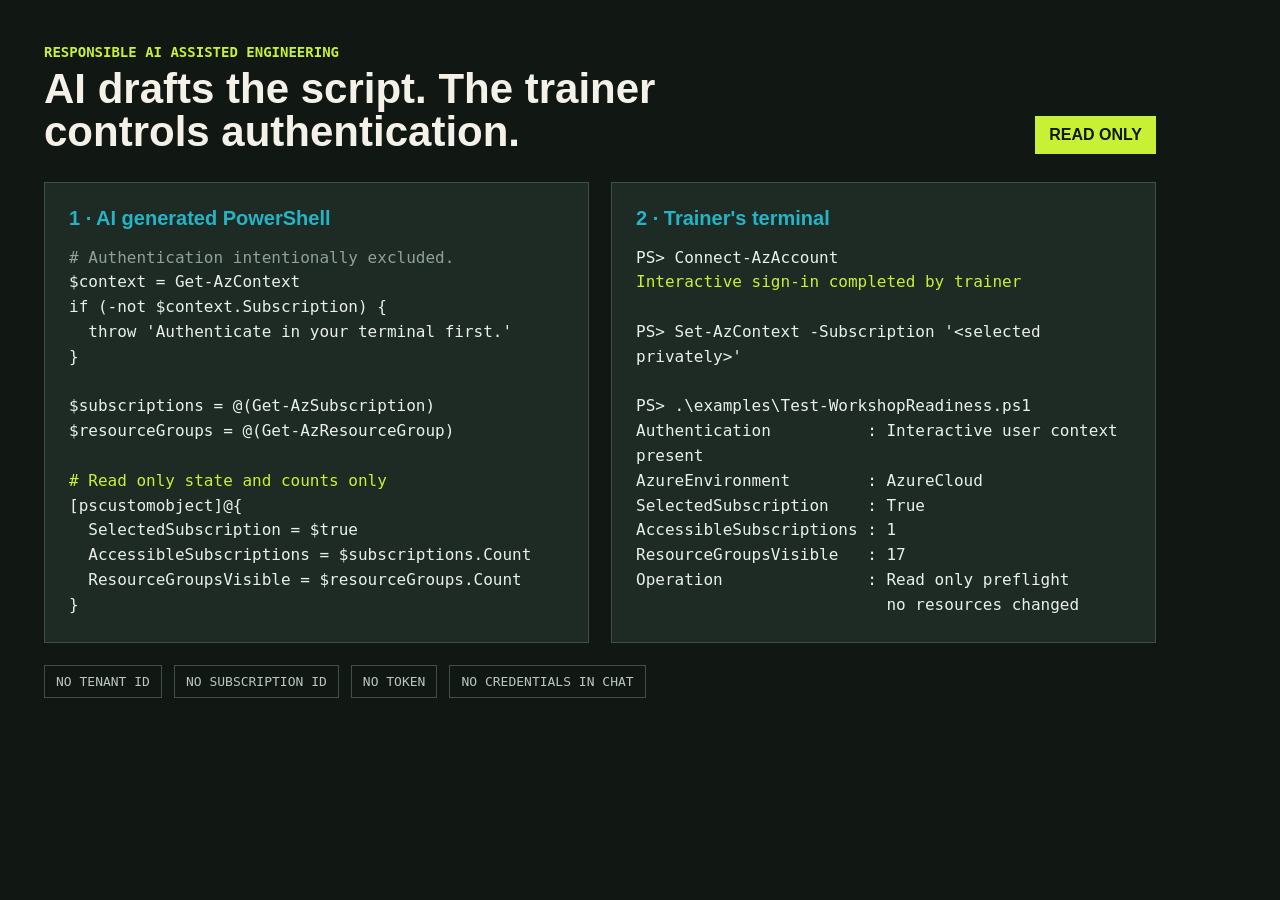
<file: assets/ai-workshop-auth-boundary.html>
<!doctype html>
<html lang="en">
<head>
  <meta charset="utf-8">
  <meta name="viewport" content="width=device-width, initial-scale=1">
  <title>AI workshop authentication boundary</title>
  <style>
    :root { --ink: #111713; --paper: #f4f1e8; --cyan: #25b4c5; --green: #c8f135; --muted: #b9c7bf; }
    * { box-sizing: border-box; }
    body { width: 1200px; min-height: 675px; margin: 0; padding: 44px; color: var(--paper); background: var(--ink); font-family: "Segoe UI", sans-serif; }
    header { display: flex; align-items: end; justify-content: space-between; margin-bottom: 28px; }
    .eyebrow { margin: 0 0 8px; color: var(--green); font: 700 14px Consolas, monospace; text-transform: uppercase; }
    h1 { max-width: 760px; margin: 0; font-size: 42px; line-height: 1.02; letter-spacing: 0; }
    .badge { padding: 10px 14px; color: var(--ink); background: var(--green); font-weight: 800; }
    main { display: grid; grid-template-columns: 1fr 1fr; gap: 22px; }
    .panel { min-height: 420px; padding: 24px; border: 1px solid #405048; background: #1e2a24; }
    .panel h2 { margin: 0 0 16px; color: var(--cyan); font-size: 20px; }
    pre { margin: 0; white-space: pre-wrap; color: #e9f0ec; font: 16px/1.55 Consolas, monospace; }
    .comment { color: #8fa298; }
    .safe { color: var(--green); }
    footer { display: flex; gap: 12px; margin-top: 22px; }
    footer span { padding: 8px 11px; border: 1px solid #405048; color: var(--muted); font: 13px Consolas, monospace; }
  </style>
</head>
<body>
  <header>
    <div>
      <p class="eyebrow">Responsible AI assisted engineering</p>
      <h1>AI drafts the script. The trainer controls authentication.</h1>
    </div>
    <span class="badge">READ ONLY</span>
  </header>
  <main>
    <section class="panel">
      <h2>1 · AI generated PowerShell</h2>
      <pre><span class="comment"># Authentication intentionally excluded.</span>
$context = Get-AzContext
if (-not $context.Subscription) {
  throw 'Authenticate in your terminal first.'
}

$subscriptions = @(Get-AzSubscription)
$resourceGroups = @(Get-AzResourceGroup)

<span class="safe"># Read only state and counts only</span>
[pscustomobject]@{
  SelectedSubscription = $true
  AccessibleSubscriptions = $subscriptions.Count
  ResourceGroupsVisible = $resourceGroups.Count
}</pre>
    </section>
    <section class="panel">
      <h2>2 · Trainer's terminal</h2>
      <pre>PS&gt; Connect-AzAccount
<span class="safe">Interactive sign-in completed by trainer</span>

PS&gt; Set-AzContext -Subscription '&lt;selected privately&gt;'

PS&gt; .\examples\Test-WorkshopReadiness.ps1
Authentication          : Interactive user context present
AzureEnvironment        : AzureCloud
SelectedSubscription    : True
AccessibleSubscriptions : 1
ResourceGroupsVisible   : 17
Operation               : Read only preflight
                          no resources changed</pre>
    </section>
  </main>
  <footer>
    <span>NO TENANT ID</span><span>NO SUBSCRIPTION ID</span><span>NO TOKEN</span><span>NO CREDENTIALS IN CHAT</span>
  </footer>
</body>
</html>
</file>
<file: styles.css>
:root {
  --ink: #111713;
  --muted: #39443e;
  --paper: #f4f1e8;
  --white: #fffefa;
  --blue: #25b4c5;
  --blue-dark: #111713;
  --cyan: #25b4c5;
  --green: #c8f135;
  --line: rgba(30, 42, 36, 0.18);
  --grid: rgba(30, 42, 36, 0.07);
  --night: #111713;
  --night-soft: #1e2a24;
  --radius: 1.25rem;
  --shadow: 0 24px 60px rgba(16, 36, 48, 0.12);
}

* {
  box-sizing: border-box;
}

html {
  scroll-behavior: smooth;
}

body {
  margin: 0;
  overflow-x: hidden;
  color: var(--ink);
  background-color: var(--paper);
  background-image:
    linear-gradient(var(--grid) 1px, transparent 1px),
    linear-gradient(90deg, var(--grid) 1px, transparent 1px);
  background-size: 42px 42px;
  font-family: Inter, "Segoe UI", Arial, sans-serif;
  line-height: 1.6;
}

a {
  color: inherit;
}

.skip-link {
  position: fixed;
  top: -4rem;
  left: 1rem;
  z-index: 100;
  padding: 0.75rem 1rem;
  color: var(--white);
  background: var(--night);
  border-radius: 0.5rem;
}

.skip-link:focus {
  top: 1rem;
}

.site-header {
  position: sticky;
  top: 0;
  z-index: 20;
  display: flex;
  align-items: center;
  justify-content: space-between;
  width: min(1180px, calc(100% - 2rem));
  margin: 1rem auto 0;
  padding: 0.7rem 0.8rem 0.7rem 1rem;
  background: rgba(244, 241, 232, 0.94);
  border: 1px solid rgba(216, 224, 227, 0.9);
  border-top: 6px solid var(--green);
  border-radius: 4rem;
  box-shadow: 0 10px 30px rgba(16, 36, 48, 0.08);
  backdrop-filter: blur(14px);
}

.wordmark {
  display: grid;
  width: 2.5rem;
  height: 2.5rem;
  place-items: center;
  color: var(--white);
  background: var(--night);
  border-radius: 50%;
  font-weight: 800;
  text-decoration: none;
  letter-spacing: -0.06em;
  box-shadow: 5px 5px 0 var(--cyan);
}

nav {
  display: flex;
  align-items: center;
  gap: 1.4rem;
}

nav a {
  color: var(--muted);
  font-size: 0.9rem;
  font-weight: 650;
  text-decoration: none;
}

nav a:hover,
nav a:focus {
  color: var(--blue-dark);
}

nav .nav-cta {
  padding: 0.55rem 1rem;
  color: var(--white);
  background: var(--blue-dark);
  box-shadow: 4px 4px 0 var(--green);
  border-radius: 2rem;
}

main,
footer {
  overflow: hidden;
}

.hero {
  position: relative;
  display: grid;
  grid-template-columns: minmax(0, 1.6fr) minmax(280px, 0.7fr);
  gap: 5rem;
  align-items: center;
  width: min(1120px, calc(100% - 2rem));
  min-height: 720px;
  margin: 0 auto;
  padding: 6rem 0 5rem;
}

.hero::before {
  position: absolute;
  top: 4rem;
  right: -20rem;
  width: 38rem;
  height: 38rem;
  content: "";
  background: radial-gradient(circle, rgba(37, 180, 197, 0.22), rgba(37, 180, 197, 0));
  pointer-events: none;
}

.eyebrow {
  margin: 0 0 1rem;
  color: var(--blue);
  font-size: 0.76rem;
  font-weight: 800;
  letter-spacing: 0.15em;
  text-transform: uppercase;
}

h1,
h2,
h3,
p {
  margin-top: 0;
}

h1 {
  max-width: 840px;
  margin-bottom: 1.5rem;
  font-size: clamp(3.2rem, 7.6vw, 6.8rem);
  line-height: 0.94;
  letter-spacing: -0.065em;
}

h1 span {
  display: inline;
  color: var(--cyan);
}

.hero-summary {
  max-width: 700px;
  color: var(--muted);
  font-size: clamp(1.05rem, 2vw, 1.28rem);
}

.hero-actions {
  display: flex;
  flex-wrap: wrap;
  gap: 0.8rem;
  margin-top: 2rem;
}

.button {
  display: inline-flex;
  align-items: center;
  justify-content: center;
  min-height: 3.1rem;
  padding: 0.75rem 1.25rem;
  border: 1px solid var(--blue-dark);
  border-radius: 0.7rem;
  font-weight: 750;
  text-decoration: none;
  transition: transform 160ms ease, box-shadow 160ms ease;
}

.button:hover,
.button:focus {
  transform: translateY(-2px);
  box-shadow: 0 12px 24px rgba(0, 91, 120, 0.16);
}

.button-primary {
  color: var(--white);
  background: var(--blue-dark);
  box-shadow: 5px 5px 0 var(--cyan);
}

.button-secondary {
  color: var(--ink);
  background: var(--paper);
}

.signal-card {
  position: relative;
  padding: 2rem;
  color: var(--white);
  background: linear-gradient(145deg, var(--night), var(--night-soft));
  border: 1px solid rgba(255, 255, 255, 0.1);
  border-radius: var(--radius);
  box-shadow: var(--shadow);
  transform: rotate(2deg);
}

.signal-card::after {
  position: absolute;
  right: 1rem;
  bottom: 1rem;
  width: 4rem;
  height: 4rem;
  content: "";
  border-right: 4px solid var(--green);
  border-bottom: 4px solid var(--green);
}

.signal-label {
  color: var(--cyan);
  font-size: 0.78rem;
  font-weight: 750;
  letter-spacing: 0.14em;
  text-transform: uppercase;
}

.signal-title {
  margin-bottom: 1rem;
  font-size: 1.7rem;
  font-weight: 780;
  line-height: 1.1;
}

.signal-card ul {
  margin: 0;
  padding-left: 1.1rem;
  color: #d9e7eb;
}

.metrics {
  display: grid;
  grid-template-columns: repeat(4, 1fr);
  width: min(1120px, calc(100% - 2rem));
  margin: 0 auto 6rem;
  background: rgba(255, 254, 250, 0.95);
  border: 1px solid var(--line);
  border-radius: var(--radius);
  box-shadow: 0 18px 45px rgba(16, 36, 48, 0.06);
}

.metrics article {
  padding: 1.7rem;
  border-right: 1px solid var(--line);
}

.metrics article:last-child {
  border-right: 0;
}

.metrics strong,
.metrics span {
  display: block;
}

.metrics strong {
  color: var(--blue-dark);
  font-size: 2rem;
  letter-spacing: -0.04em;
}

.metrics span {
  color: var(--muted);
  font-size: 0.87rem;
}

.section {
  width: min(1120px, calc(100% - 2rem));
  margin: 0 auto;
  padding: 6rem 0;
}

.section-heading {
  max-width: 700px;
  margin-bottom: 3rem;
}

.section-heading h2,
.closing h2 {
  margin-bottom: 1rem;
  font-size: clamp(2.2rem, 5vw, 4rem);
  line-height: 1;
  letter-spacing: -0.05em;
}

.section-heading > p:last-child {
  color: var(--muted);
  font-size: 1.05rem;
}

.expertise-grid {
  display: grid;
  grid-template-columns: repeat(2, 1fr);
  gap: 1rem;
}

.expertise-card {
  position: relative;
  min-height: 330px;
  padding: 2rem;
  background: rgba(255, 254, 250, 0.96);
  border: 1px solid var(--line);
  border-radius: var(--radius);
}

.card-index {
  color: var(--blue);
  font-size: 0.76rem;
  font-weight: 800;
  letter-spacing: 0.12em;
}

.expertise-card h3,
.work-card h3,
.timeline-item h3 {
  margin: 1.2rem 0 0.7rem;
  font-size: 1.45rem;
  line-height: 1.15;
  letter-spacing: -0.025em;
}

.expertise-card p {
  color: var(--muted);
}

.tag-list {
  display: flex;
  flex-wrap: wrap;
  gap: 0.45rem;
  margin: 1.5rem 0 0;
  padding: 0;
  list-style: none;
}

.tag-list li {
  padding: 0.35rem 0.65rem;
  color: var(--ink);
  background: rgba(37, 180, 197, 0.18);
  border: 1px solid rgba(37, 180, 197, 0.28);
  border-radius: 2rem;
  font-size: 0.78rem;
  font-weight: 700;
}

.section-dark {
  width: 100%;
  max-width: none;
  padding-right: max(1rem, calc((100% - 1120px) / 2));
  padding-left: max(1rem, calc((100% - 1120px) / 2));
  color: var(--white);
  background: var(--night);
}

.section-dark .section-heading > p:last-child {
  color: #b9ccd3;
}

.work-grid {
  display: grid;
  grid-template-columns: repeat(2, 1fr);
  gap: 1rem;
}

.work-card {
  padding: 2rem;
  background: var(--night-soft);
  border: 1px solid rgba(255, 255, 255, 0.1);
  border-radius: var(--radius);
}

.work-card-featured {
  grid-row: span 2;
  background: linear-gradient(145deg, #1e2a24, #263b31);
  border-top: 6px solid var(--green);
}

.work-meta {
  display: flex;
  flex-wrap: wrap;
  gap: 0.5rem;
}

.work-meta span {
  padding: 0.3rem 0.55rem;
  color: var(--cyan);
  border: 1px solid rgba(102, 214, 231, 0.28);
  border-radius: 2rem;
  font-size: 0.72rem;
  font-weight: 700;
  letter-spacing: 0.06em;
  text-transform: uppercase;
}

.work-card p,
.outcome-list {
  color: #c7d7dc;
}

.outcome-list {
  display: grid;
  gap: 0.65rem;
  margin: 2rem 0 0;
  padding-left: 1.2rem;
}

.stack {
  margin-bottom: 0;
  color: var(--cyan) !important;
  font-size: 0.85rem;
  font-weight: 700;
}

.work-card .text-link {
  display: inline-flex;
  margin-top: 1.25rem;
  color: var(--green);
}

.case-hero {
  display: grid;
  grid-template-columns: minmax(0, 1.6fr) minmax(280px, 0.7fr);
  gap: 5rem;
  align-items: center;
  width: min(1120px, calc(100% - 2rem));
  min-height: 680px;
  margin: 0 auto;
  padding: 6rem 0 5rem;
}

.case-hero h1 {
  max-width: 900px;
}

.case-section {
  padding-top: 5rem;
  padding-bottom: 5rem;
}

.case-grid {
  display: grid;
  grid-template-columns: repeat(2, minmax(0, 1fr));
  gap: 1rem;
}

.case-grid-three {
  grid-template-columns: repeat(3, minmax(0, 1fr));
}

.case-panel {
  padding: 2rem;
  background: rgba(255, 254, 250, 0.96);
  border: 1px solid var(--line);
  border-radius: var(--radius);
}

.case-panel-accent {
  border-top: 6px solid var(--cyan);
}

.case-panel h3 {
  margin-bottom: 0.75rem;
  font-size: 1.45rem;
  line-height: 1.15;
}

.case-panel p,
.lesson-list p {
  color: var(--muted);
}

.case-number {
  margin-bottom: 0.5rem;
  color: var(--green) !important;
  font-family: Consolas, "Courier New", monospace;
  font-size: 0.82rem;
  font-weight: 800;
}

.outcome-list-dark {
  margin-top: 1rem;
  color: var(--muted);
}

.lesson-list {
  display: grid;
  grid-template-columns: repeat(2, minmax(0, 1fr));
  gap: 1rem;
}

.lesson-list p {
  margin: 0;
  padding: 1.5rem;
  background: rgba(255, 254, 250, 0.96);
  border-left: 6px solid var(--green);
}

.safety-grid {
  display: grid;
  grid-template-columns: repeat(2, minmax(0, 1fr));
  gap: 1rem;
}

.safety-item {
  padding: 1.75rem;
  background: var(--night-soft);
  border: 1px solid rgba(255, 255, 255, 0.12);
}

.safety-item h3 {
  margin-bottom: 0.75rem;
  font-size: 1.25rem;
  line-height: 1.2;
}

.safety-item p:last-child {
  margin-bottom: 0;
  color: #c7d7dc;
}

.safety-warning {
  margin-top: 1rem;
  padding: 1.5rem;
  color: var(--ink);
  background: var(--green);
}

.safety-warning strong {
  display: block;
  margin-bottom: 0.35rem;
}

.evidence-panel {
  display: grid;
  grid-template-columns: minmax(0, 0.8fr) minmax(0, 1.2fr);
  gap: 2rem;
  align-items: center;
  margin-top: 3rem;
  padding: 2rem;
  background: var(--paper);
  color: var(--ink);
}

.evidence-panel img {
  display: block;
  width: 100%;
  border: 1px solid var(--line);
}

.case-closing {
  padding-top: 6rem;
}

.speaking {
  padding-bottom: 2rem;
}

.talk-grid {
  display: grid;
  grid-template-columns: repeat(2, minmax(0, 1fr));
  gap: 1rem;
}

.talk-card {
  display: grid;
  gap: 2.5rem;
  align-items: center;
  padding: 2.5rem;
  color: var(--paper);
  background: var(--ink);
  border: 3px solid var(--ink);
  border-left: 12px solid var(--green);
  border-radius: var(--radius);
  box-shadow: 10px 10px 0 var(--cyan);
}

.talk-card-featured {
  grid-template-columns: minmax(180px, 0.45fr) minmax(0, 1.55fr);
  grid-column: 1 / -1;
}

.talk-card-compact {
  grid-template-columns: 1fr;
  gap: 1.25rem;
  align-items: start;
  box-shadow: 6px 6px 0 var(--cyan);
}

.talk-mark {
  display: grid;
  min-height: 180px;
  place-items: center;
  color: var(--ink);
  background: var(--cyan);
  font-family: Consolas, "Courier New", monospace;
  font-size: clamp(2rem, 5vw, 4rem);
  font-weight: 800;
}

.talk-card-compact .talk-mark {
  min-height: 100px;
  font-size: 2rem;
}

.talk-platform {
  margin-bottom: 0.5rem;
  color: var(--green);
  font-size: 0.76rem;
  font-weight: 800;
  letter-spacing: 0.12em;
  text-transform: uppercase;
}

.talk-card h3 {
  max-width: 760px;
  margin-bottom: 0.8rem;
  font-size: clamp(1.7rem, 4vw, 2.8rem);
  line-height: 1.05;
  letter-spacing: -0.035em;
}

.talk-card-compact h3 {
  font-size: 1.6rem;
}

.talk-card p:not(.talk-platform) {
  max-width: 700px;
  color: #d5ddd8;
}

.text-link {
  display: inline-block;
  margin-top: 0.7rem;
  color: var(--cyan);
  font-weight: 800;
  text-underline-offset: 0.3rem;
}

.publication-card {
  display: grid;
  grid-template-columns: minmax(0, 1fr) auto;
  gap: 2rem;
  align-items: center;
  margin-top: 2rem;
  padding: 2rem;
  background: rgba(255, 254, 250, 0.96);
  border: 3px solid var(--ink);
  border-radius: var(--radius);
}

.publication-label {
  margin-bottom: 0.5rem;
  color: var(--blue);
  font-size: 0.76rem;
  font-weight: 800;
  letter-spacing: 0.12em;
  text-transform: uppercase;
}

.publication-card h3 {
  max-width: 820px;
  margin-bottom: 0.6rem;
  font-size: 1.35rem;
  line-height: 1.25;
}

.publication-card p:last-child {
  margin-bottom: 0;
  color: var(--muted);
}

.speaker-cta {
  display: grid;
  grid-template-columns: minmax(0, 1fr) auto;
  gap: 2rem;
  align-items: center;
  margin-top: 1rem;
  padding: 2rem;
  background: var(--green);
  border: 3px solid var(--ink);
  border-radius: var(--radius);
  box-shadow: 8px 8px 0 var(--cyan);
}

.speaker-cta h3 {
  margin-bottom: 0.5rem;
  font-size: 1.65rem;
  letter-spacing: -0.025em;
}

.speaker-cta p:last-child {
  max-width: 760px;
  margin-bottom: 0;
}

.timeline {
  border-top: 1px solid var(--line);
}

.timeline-item {
  display: grid;
  grid-template-columns: minmax(240px, 0.8fr) minmax(0, 1.2fr);
  gap: 3rem;
  padding: 2rem 0;
  border-bottom: 1px solid var(--line);
}

.timeline-date {
  margin-bottom: 0.2rem;
  color: var(--blue);
  font-size: 0.78rem;
  font-weight: 800;
  letter-spacing: 0.1em;
  text-transform: uppercase;
}

.timeline-item h3 {
  margin: 0;
}

.organization,
.timeline-item > p {
  color: var(--muted);
}

.credentials {
  padding-top: 2rem;
}

.credentials-layout {
  display: grid;
  grid-template-columns: 1.2fr 0.8fr;
  gap: 4rem;
  padding: 3rem;
  background: rgba(255, 254, 250, 0.96);
  border: 1px solid var(--line);
  border-radius: var(--radius);
}

.credentials-layout h3 {
  margin-bottom: 1.4rem;
}

.credential-list,
.education-list {
  display: grid;
  gap: 0.8rem;
  margin: 0;
  padding: 0;
  list-style: none;
}

.credential-list li {
  display: flex;
  gap: 1rem;
  align-items: center;
  color: var(--muted);
}

.credential-list span {
  min-width: 4.5rem;
  padding: 0.25rem 0.5rem;
  color: var(--ink);
  background: var(--green);
  border-radius: 0.4rem;
  font-size: 0.78rem;
  font-weight: 800;
  text-align: center;
}

.education-list li {
  padding-bottom: 1rem;
  border-bottom: 1px solid var(--line);
}

.education-list strong,
.education-list span {
  display: block;
}

.education-list span {
  color: var(--muted);
}

.closing {
  width: min(1120px, calc(100% - 2rem));
  margin: 3rem auto 0;
  padding: 5rem;
  text-align: center;
  background: var(--green);
  border: 3px solid var(--ink);
  box-shadow: 10px 10px 0 var(--cyan);
  border-radius: var(--radius);
}

.closing h2 {
  max-width: 850px;
  margin-right: auto;
  margin-bottom: 2rem;
  margin-left: auto;
}

.closing-copy {
  max-width: 620px;
  margin-right: auto;
  margin-bottom: 1.5rem;
  margin-left: auto;
  font-size: 1.05rem;
}

.closing-actions {
  justify-content: center;
}

footer {
  display: flex;
  justify-content: space-between;
  width: min(1120px, calc(100% - 2rem));
  margin: 0 auto;
  padding: 2.5rem 0;
  color: var(--muted);
  font-size: 0.84rem;
}

footer p {
  margin: 0;
}

@media (max-width: 820px) {
  .site-header {
    position: static;
  }

  nav > a:not(.nav-cta) {
    display: none;
  }

  .hero,
  .case-hero {
    grid-template-columns: 1fr;
    gap: 2.5rem;
    min-height: auto;
    padding-top: 5rem;
  }

  .hero > *,
  .case-hero > * {
    min-width: 0;
  }

  .signal-card {
    max-width: 100%;
    transform: none;
  }

  .signal-title,
  .signal-card li {
    overflow-wrap: anywhere;
  }

  .metrics {
    grid-template-columns: repeat(2, 1fr);
  }

  .metrics article:nth-child(2) {
    border-right: 0;
  }

  .metrics article:nth-child(-n + 2) {
    border-bottom: 1px solid var(--line);
  }

  .expertise-grid,
  .work-grid,
  .case-grid,
  .case-grid-three,
  .lesson-list,
  .safety-grid,
  .evidence-panel,
  .credentials-layout {
    grid-template-columns: 1fr;
  }

  .talk-card {
    grid-template-columns: 1fr;
  }

  .talk-grid {
    grid-template-columns: 1fr;
  }

  .talk-card-featured {
    grid-column: auto;
  }

  .talk-mark {
    min-height: 130px;
  }

  .publication-card {
    grid-template-columns: 1fr;
  }

  .speaker-cta {
    grid-template-columns: 1fr;
  }

  .work-card-featured {
    grid-row: auto;
  }

  .timeline-item {
    grid-template-columns: 1fr;
    gap: 0.8rem;
  }

  .closing {
    padding: 3rem 1.5rem;
  }
}

@media (max-width: 520px) {
  .site-header {
    width: calc(100% - 1rem);
    margin-top: 0.5rem;
    padding-left: 0.7rem;
  }

  nav {
    gap: 0.5rem;
  }

  nav .nav-cta {
    padding: 0.5rem 0.7rem;
    font-size: 0.78rem;
  }

  h1 {
    font-size: clamp(3rem, 18vw, 4.5rem);
  }

  .hero,
  .case-hero {
    padding-top: 3rem;
  }

  .metrics {
    grid-template-columns: 1fr;
  }

  .metrics article,
  .metrics article:nth-child(2) {
    border-right: 0;
    border-bottom: 1px solid var(--line);
  }

  .metrics article:last-child {
    border-bottom: 0;
  }

  .section {
    padding-top: 4.5rem;
    padding-bottom: 4.5rem;
  }

  .credentials-layout {
    padding: 1.5rem;
  }

  footer {
    display: grid;
    gap: 0.6rem;
  }
}

@media (prefers-reduced-motion: reduce) {
  html {
    scroll-behavior: auto;
  }

  .button {
    transition: none;
  }
}
</file>
